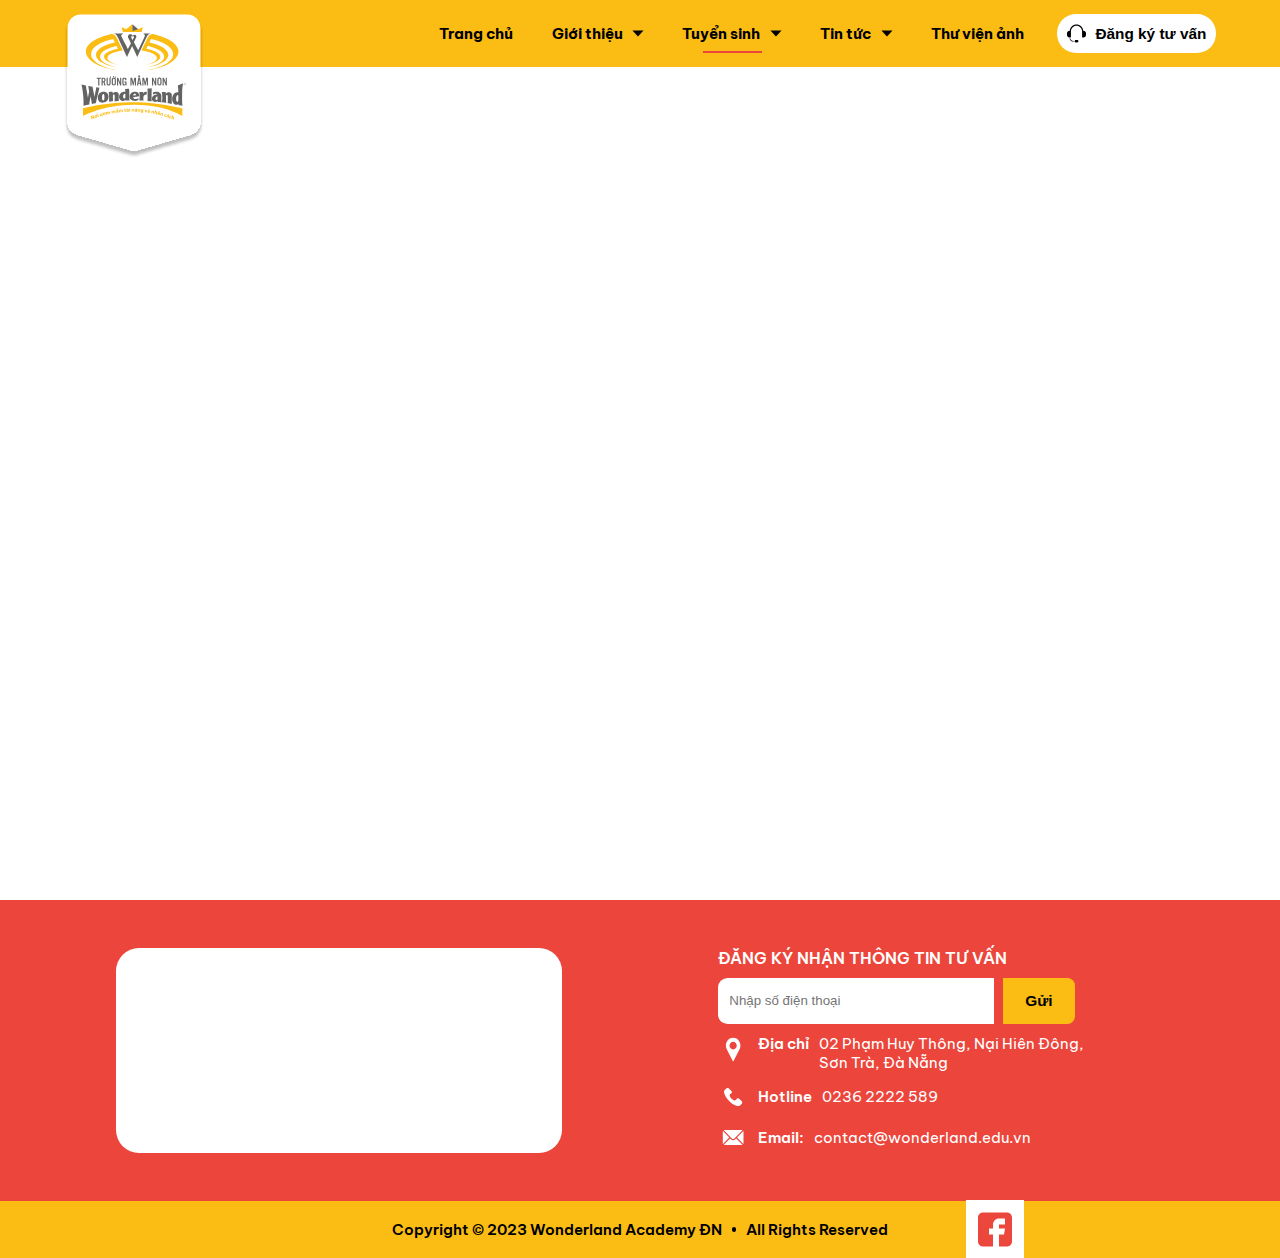
<file: admission.html>
<!DOCTYPE html>
<html lang="en">
<head>
    <meta charset="UTF-8">
    <meta name="viewport" content="width=device-width, initial-scale=1.0">
    <title>Document</title>
    <link rel="stylesheet" href="./scss/style.css">
    <link rel="stylesheet" href="./scss/admission.css">
    <link rel="stylesheet" href="https://cdn.jsdelivr.net/npm/swiper@10/swiper-bundle.min.css" />
</head>
<body>
    <header id="header" class="header">
        <div class="logo"><a href="index.html">
            <img src="./assets/Image/HomePage/logo-new.svg" alt=""></a>
        </div>
        <nav class="nav-pc">
            <div  class="btn-close">
                <button id="btnClose">
                    <svg xmlns="http://www.w3.org/2000/svg" height="1em" viewBox="0 0 384 512"><path d="M342.6 150.6c12.5-12.5 12.5-32.8 0-45.3s-32.8-12.5-45.3 0L192 210.7 86.6 105.4c-12.5-12.5-32.8-12.5-45.3 0s-12.5 32.8 0 45.3L146.7 256 41.4 361.4c-12.5 12.5-12.5 32.8 0 45.3s32.8 12.5 45.3 0L192 301.3 297.4 406.6c12.5 12.5 32.8 12.5 45.3 0s12.5-32.8 0-45.3L237.3 256 342.6 150.6z"/></svg>
                </button>
            </div>
            <ul class="menu">
                <li><a href="/index.html" class="hover-menu">Trang chủ</a></li>
                <li><a href="#" class="hover-menu">Giới thiệu <img src="./assets/Image/HomePage/Arrow-down.svg" alt=""></a>
                    <ul class="sub-menu">
                        <li ><a href="./gioithieu.html?tab=tab0">Tổng quan</a></li>
                        <li><a href="./gioithieu.html?tab=tab1">Phương pháp giáo dục STEAM</a></li>
                        <li><a href="./gioithieu.html?tab=tab2">Nhân sự</a></li>
                        <li><a href="./gioithieu.html?tab=tab3">Thực đơn</a></li>     
                    </ul>
                </li>
                <li><a href="#" class="hover-menu menuActive">Tuyển sinh <img src="./assets/Image/HomePage/Arrow-down.svg" alt=""></a>
                    <ul class="sub-menu admiss">
                        <li ><a href="./admission.html?tab=tab0">Các lớp học</a></li>
                        <li><a href="./admission.html?tab=tab1">Học phí</a></li>
                        <li><a href="./admission.html?tab=tab2">Tin tức tuyển sinh</a></li>  
                    </ul>
                </li>
                <li><a href="#" class="hover-menu">Tin tức <img src="./assets/Image/HomePage/Arrow-down.svg" alt=""></a>
                    <ul class="sub-menu news">
                        <li><a href="./newpage.html?tab=tab1">Chương trình - Sự kiện</a></li>
                        <li><a href="./newpage.html?tab=tab2">Hoạt động giáo dục</a></li>
                        <li><a href="./newpage.html?tab=tab3">Góc phụ huynh</a></li> 
                    </ul>
                </li>
                <li><a href="./gallery.html" class="hover-menu">Thư viện ảnh</a></li>

            </ul>
            <div class="support">
                <button class="support-btn" id="support-btn">
                    <img src="./assets/Image/support-1.svg" alt="">
                    Đăng ký tư vấn</button>
            </div>
        </nav>
        <button class="menu-btn" id="btnOpen" style="background-color: transparent; border: none;">
            <img src="./assets/Image/HomePage/btn__menu.svg" alt="">
        </button>
    </header>

    <div class="support-popup" id="support-popup">
        <div class="support-popup__wrapper">
            <div class="close-btn">
                <svg onclick="closePopup()" xmlns="http://www.w3.org/2000/svg" height="1em" viewBox="0 0 384 512"><path d="M342.6 150.6c12.5-12.5 12.5-32.8 0-45.3s-32.8-12.5-45.3 0L192 210.7 86.6 105.4c-12.5-12.5-32.8-12.5-45.3 0s-12.5 32.8 0 45.3L146.7 256 41.4 361.4c-12.5 12.5-12.5 32.8 0 45.3s32.8 12.5 45.3 0L192 301.3 297.4 406.6c12.5 12.5 32.8 12.5 45.3 0s12.5-32.8 0-45.3L237.3 256 342.6 150.6z"/></svg>
            </div>
            <div class="popup-img">
                <img src="./assets/Image/HomePage/registration.png" alt="">
            </div>
            <div class="popup-form">
                <h2>ĐĂNG KÝ NHẬN
                    <br>
                    TƯ VẤN TUYỂN SINH</h2>
                <form class="form" action="">
                    <div class="form-input">
                        <input type="text">
                        <span for="" class="placeholder">Họ và tên phụ huynh <span>*</span></span>
                    </div>
                    <div class="form-input " >
                        <input type="number">
                        <span for="" class="placeholder">Số điện thoại liên hệ <span>*</span></span>
                    </div>
                    <div class="form-input">
                        <input type="text">
                        <span for="" class="placeholder">Khối lớp muốn đăng ký</span>
                    </div>
                    <button class="form-btn" id="form-btn">Gửi</button>
                </form>
            </div>
        </div>
    </div>
    <main id="Admissions" class="Admissions">
        <div class="Admissions-class Admissions-box" data-tabs="tab0">
            <div class="Admissions-class-banner">
                <div class="banner-title">
                    <h2>THỐNG KÊ LỚP HỌC</h2>
                    <img src="./assets/Image/Admissions/Class/Banner.png" alt="">
                </div>
                <div class="banner-chart">
                    <img src="./assets/Image/Admissions/Class/chart.png" alt="">
                </div>
            </div>

            <div class="Admissions-class-content">
                <div class="content-box">
                    <h3>CÁC LỚP HỌC</h3>
                    <div class="box-item">
                        <div class="box-item__img">
                            <img src="./assets/Image/Admissions/Class/img1.jpg" alt="">
                        </div>
                        <div class="box-item__text">
                            <h4>Khối nhà trẻ</h4>
                            <ul>
                                <li>Sĩ số trung bình/lớp: 23-25 bé</li>
                                <li>Số lượng cô giáo/lớp: 3 cô giáo</li>
                                <li>Học phí: 3.500.000 đồng/tháng <span>(*)</span></li>
                            </ul>
                            <div class="box-item__support">
                                <button class="support-btn" id="support-btn1">
                                    <img src="./assets/Image/support-1.svg" alt="">
                                    Đăng ký tư vấn
                                </button>
                            </div>
                        </div>
                    </div>
                    <div class="box-item">
                        <div class="box-item__img">
                            <img src="./assets/Image/Admissions/Class/img2.jpg" alt="">
                        </div>
                        <div class="box-item__text">
                            <h4>Khối nhà trẻ</h4>
                            <ul>
                                <li>Sĩ số trung bình/lớp: 23-25 bé</li>
                                <li>Số lượng cô giáo/lớp: 3 cô giáo</li>
                                <li>Học phí: 3.500.000 đồng/tháng <span>(*)</span></li>
                            </ul>
                            <div class="box-item__support">
                                <button class="support-btn" id="support-btn2">
                                    <img src="./assets/Image/support-1.svg" alt="">
                                    Đăng ký tư vấn
                                </button>
                            </div>
                        </div>
                    </div>
                    <div class="box-item">
                        <div class="box-item__img">
                            <img src="./assets/Image/Admissions/Class/img3.jpg" alt="">
                        </div>
                        <div class="box-item__text">
                            <h4>Khối nhà trẻ</h4>
                            <ul>
                                <li>Sĩ số trung bình/lớp: 23-25 bé</li>
                                <li>Số lượng cô giáo/lớp: 3 cô giáo</li>
                                <li>Học phí: 3.500.000 đồng/tháng <span>(*)</span></li>
                            </ul>
                            <div class="box-item__support">
                                <button class="support-btn" id="support-btn3">
                                    <img src="./assets/Image/support-1.svg" alt="">
                                    Đăng ký tư vấn
                                </button>
                            </div>
                        </div>
                    </div>
                    <div class="box-item">
                        <div class="box-item__img">
                            <img src="./assets/Image/Admissions/Class/img4.jpg" alt="">
                        </div>
                        <div class="box-item__text">
                            <h4>Khối nhà trẻ</h4>
                            <ul>
                                <li>Sĩ số trung bình/lớp: 23-25 bé</li>
                                <li>Số lượng cô giáo/lớp: 3 cô giáo</li>
                                <li>Học phí: 3.500.000 đồng/tháng <span>(*)</span></li>
                            </ul>
                            <div class="box-item__support">
                                <button class="support-btn" id="support-btn4">
                                    <img src="./assets/Image/support-1.svg" alt="">
                                    Đăng ký tư vấn
                                </button>
                            </div>
                        </div>
                    </div>

                    <div class="text-other">
                        <p><span>(*)</span> Chưa bao gồm các khoản thu sau</p>
                        <p>
                            (1) Khoản thu chính:
                            <br>
                            - Đồng phục 500.000/trẻ (gồm 1 bộ mùa hè, 1 bộ mùa đông, 1 cặp, 1 mũ)
                            <br>
                            - Phụ phí đầu năm 1.200.000/năm (Chỉ tính bắt đầu từ tháng trẻ nhập học)
                        </p>
                        <p>
                            (2) Phụ phí không bắt buộc khác
                            <br>
                            - Học phí tiếng Anh nâng cao
                            <br>
                            - Học phí các môn năng khiếu như Aerobic, Đàn Organ, Karate-Do, Yoga…
                        </p>
                    </div>
                </div>
            </div>
        </div>

        <div class="Admissions-tuition Admissions-box" data-tabs="tab1">
            <div class="aside">
                <h2>HỌC PHÍ</h2>
            </div>
            <div class="banner-mobile">
                <img src="./assets/Image/Admissions/mobile.jpg" alt="">
            </div>
            <div class="content">
                <div class="content-title">
                    <h3>BIỂU PHÍ NĂM HỌC 2023 - 2024</h3>
                </div>
                <div class="content-img">
                    <div class="box-img">
                        <img src="./assets/Image/Admissions/admissions-img1.jpg" alt="">
                        <span>KHỐI NHÀ TRẺ</span>
                    </div>
                    <div class="box-img">
                        <img src="./assets/Image/Admissions/admissions-img2.jpg" alt="">
                        <span>KHỐI MẪU GIÁO</span>
                    </div>
                </div>
                <table class="flex-content">
                    <tbody>
                        <tr>
                            <th>Khối</th>
                            <th>Độ tuổi</th>
                            <th>Học phí/ tháng</th>
                        </tr>
                        <tr>
                            <td>Nhà trẻ</td>
                            <td>15 - 36 tháng</td>
                            <td>3.500.000 đồng</td>
                        </tr>
                        <tr>
                            <td>Mẫu giáo</td>
                            <td>3 tuổi - 6 tuổi</td>
                            <td>3.400.000 đồng</td>
                        </tr>
                        <tr>
                            <th colspan="3">Tiền ăn</th>
                        </tr>
                        <tr>
                            <td colspan="3">45.000 đồng/ ngày 
                                <br>
                                Gồm 5 bữa (3 bữa chính và 2 bữa phụ)</td>
                        </tr>
                        <tr>
                            <th colspan="3">Phí đồng phục</th>
                        </tr>
                        <tr>
                            <td colspan="3">500.000 đồng/ trẻ
                                <br>
                                Gồm: 1 cặp, 1 mũ, 1 bộ mùa hè, 1 bộ mùa đông</td>
                        </tr>
                        <tr>
                            <th colspan="3">Phí đầu năm</th>
                        </tr>
                        <tr>
                            <td colspan="3">1.200.000 đồng/ trẻ/ năm
                                <br>
                                Phí đầu năm chỉ tính bắt đầu từ tháng trẻ nhập học</td>
                        </tr>
                    </tbody>
                </table>
                <div class="more-content">
                    <div class="more-content__title">
                        <span>Học Phí Các Môn Năng Khiếu Theo Tháng</span>
                        <svg width="25" height="24" viewBox="0 0 25 24" fill="none" xmlns="http://www.w3.org/2000/svg">
                            <path d="M10.5 17L15.5 12L10.5 7V17Z" fill="#000"/>
                        </svg>
                    </div>
                    <div class="more-content__table">
                        <table>
                            <tr>
                                <th>Tên môn học</th>
                                <th>Thời lượng</th>
                                <th>Số lượng trẻ</th>
                                <th>Học phí/tháng</th>
                            </tr>
                            <tr>
                                <td>Tiếng anh nâng cao
                                    <br>
                                    (Học với giáo viên nước ngoài)</td>
                                    <td>4 tiết/tuần	</td>
                                    <td>15 - 18 trẻ/lớp</td>
                                    <td>700.000 đồng</td>
                            </tr>
                            <tr>
                                <td>Aerobic</td>
                                <td>2 tiết/tuần</td>
                                <td>15 - 20 trẻ/lớp</td>
                                <td>100.000 đồng</td>
                            </tr>
                            <tr>
                                <td>Đàn organ</td>
                                <td>2 tiết/tuần</td>
                                <td>5 -7 trẻ/lớp</td>
                                <td>350.000 đồng</td>
                            </tr>
                            <tr>
                                <td>Karate-do</td>
                                <td>2 tiết/tuần</td>
                                <td>10 - 15 trẻ/lớp</td>
                                <td>200.000 đồng</td>
                            </tr>
                            <tr>
                                <td>Yoga</td>
                                <td>2 tiết/tuần</td>
                                <td>15 - 20 trẻ/lớp</td>
                                <td>100.000 đồng</td>
                            </tr>
                            <tr>
                                <td colspan="4">Thời lượng 1 buổi học: 30 phút</td>
                            </tr>
                        </table>
                    </div>
                </div>
                <div class="more-content">
                    <div class="more-content__title">
                        <span>Học Phí Các Môn Năng Khiếu Học Theo Khoá</span>
                        <svg width="25" height="24" viewBox="0 0 25 24" fill="none" xmlns="http://www.w3.org/2000/svg">
                            <path d="M10.5 17L15.5 12L10.5 7V17Z" fill="#000"/>
                        </svg>
                    </div>
                    <div class="more-content__table">
                        <table>
                            <tr>
                                <th>Tên môn học</th>
                                <th>Thời lượng</th>
                                <th>Số lượng trẻ</th>
                                <th>Học phí/tháng</th>
                            </tr>
                            <tr>
                                <td>Piano</td>
                                <td>20 buổi</td>
                                <td>4 - 5 trẻ/lớp</td>
                                <td>2.000.000 đồng</td>
                            </tr>
                            <tr>
                                <td>Mỹ thuật</td>
                                <td>20 buổi</td>
                                <td>6 - 8 trẻ/lớp</td>
                                <td>1.800.000 đồng</td>
                            </tr>
                            <tr>
                                <td>Thanh nhạc</td>
                                <td>20 buổi</td>
                                <td>4 - 5 trẻ/lớp</td>
                                <td>1.600.000 đồng</td>
                            </tr>
                            <tr>
                                <td>Nghệ thuật MC</td>
                                <td>20 buổi</td>
                                <td>4 - 5 trẻ/lớp</td>
                                <td>1.600.000 đồng</td>
                            </tr>
                            <tr>
                                <td>Múa</td>
                                <td>20 buổi</td>
                                <td>6 - 8 trẻ/lớp</td>
                                <td>1.800.000 đồng</td>
                            </tr>
                            <tr>
                                <td colspan="4">Thời lượng 1 buổi học: 60 phút
                                    <br>
                                    Liên kết với trung tâm tài năng Pink Art</td>
                            </tr>
                        </table>
                    </div>
                </div>


                <div class="registration-form">
                    <h4>Đăng ký nhận tư vấn tuyển sinh</h4>
                    <form class="form" action="">
                        <div class="form-input">
                            <input type="text">
                            <span for="" class="placeholder">Họ và tên phụ huynh <span>*</span></span>
                        </div>
                        <div class="form-input " >
                            <input type="number">
                            <span for="" class="placeholder">Số điện thoại liên hệ <span>*</span></span>
                        </div>
                        <div class="form-input">
                            <input type="text">
                            <span for="" class="placeholder">Khối lớp muốn đăng ký</span>
                        </div>
                        <button class="form-btn" id="form-btn">Gửi</button>
                    </form>
                </div>
                <div class="admissions-faq">
                    <h4>Những vấn đề phụ huynh quan tâm:</h4>
                    <div class="admissions-faq__item">
                        <div class="faq-title">
                            <span>Độ tuổi tuyển sinh? Thời gian tuyển sinh của Nhà trường?</span>
                            <svg width="25" height="24" viewBox="0 0 25 24" fill="none" xmlns="http://www.w3.org/2000/svg">
                                <path d="M10.5 17L15.5 12L10.5 7V17Z" fill="#000"/>
                            </svg>
                        </div>
                        <div class="faq-content">
                            <span>Nhà trường hiện tuyển sinh các bé từ 15 tháng tuổi đến 6 tuổi ở tất cả các thời điểm trong năm.</span>
                        </div>
                    </div>
                    <div class="admissions-faq__item">
                        <div class="faq-title">
                            <span>Học phí của trường là bao nhiêu? Có cần đóng thêm khoản phí nào khác không?</span>
                            <svg width="25" height="24" viewBox="0 0 25 24" fill="none" xmlns="http://www.w3.org/2000/svg">
                                <path d="M10.5 17L15.5 12L10.5 7V17Z" fill="#000"/>
                            </svg>
                        </div>
                        <div class="faq-content">
                            <span>Hiện nay học phí của Nhà trường bao gồm:</span>
                            <ul>
                                <li>Học phí: 3.500.000VNĐ/ tháng .</li>
                                <li>Tiền ăn mỗi ngày 45.000VNĐ (tính riêng). Gồm 5 bữa ăn/ ngày: 3 bữa chính và 2 bữa phụ.</li>
                                <li>Phí đầu năm: 1.200.000VNĐ/năm. Ví dụ: Nếu bé nhập học từ tháng nào thì sẽ thu từ tháng đó tương đương mỗi tháng 100.000VNĐ.</li>
                                <li>Đối với các bé mới nhập học sẽ đóng thêm phí gồm: Phí đồng phục: 500.000 VNĐ, bao gồm: 1 bộ mùa hè, 1 bộ thu đông, 1 cặp xách và 1 mũ.</li>
                            </ul>
                        </div>
                    </div>
                    <div class="admissions-faq__item">
                        <div class="faq-title">
                            <span>Một lớp có bao nhiêu bé và bao nhiêu giáo viên?</span>
                            <svg width="25" height="24" viewBox="0 0 25 24" fill="none" xmlns="http://www.w3.org/2000/svg">
                                <path d="M10.5 17L15.5 12L10.5 7V17Z" fill="#000"/>
                            </svg>
                        </div>
                        <div class="faq-content">
                            <span>Để đảm bảo chất lượng chăm sóc, giáo dục tốt nhất cho các con, Nhà trường chỉ sắp xếp từ 20 đến 25 con/lớp và có ít nhất 3 cô giáo.</span>
                        </div>
                    </div>
                    <div class="admissions-faq__item">
                        <div class="faq-title">
                            <span>Bé học từ mấy giờ đến mấy giờ? Có học vào thứ ngày thứ bảy không?</span>
                            <svg width="25" height="24" viewBox="0 0 25 24" fill="none" xmlns="http://www.w3.org/2000/svg">
                                <path d="M10.5 17L15.5 12L10.5 7V17Z" fill="#000"/>
                            </svg>
                        </div>
                        <div class="faq-content">
                            <span>Nhà trường đón các bé từ thứ 2 đến thứ 7. Thời gian đón trẻ từ 6h30 -8h00 và mở cổng trả trẻ từ 16h30 - 17h45.</span>
                        </div>
                    </div>
                    <div class="admissions-faq__item">
                        <div class="faq-title">
                            <span>Trường mình có ứng dụng gì để cho phụ huynh tiện theo dõi bé không?</span>
                            <svg width="25" height="24" viewBox="0 0 25 24" fill="none" xmlns="http://www.w3.org/2000/svg">
                                <path d="M10.5 17L15.5 12L10.5 7V17Z" fill="#000"/>
                            </svg>
                        </div>
                        <div class="faq-content">
                            <span>Hiện tại các lớp học đang dùng ứng dụng ClassDojo để đánh giá và trao đổi thông tin về trẻ, cũng như chương trình học với phụ huynh. Ngoài ra, mỗi lớp sẽ có các group nhóm lớp để ba mẹ theo dõi các hình ảnh hoạt động, thông báo của GV, nhà trường về các sự kiện.</span>
                        </div>
                    </div>
                </div>
            </div>
        </div>
        <div class="Admissions-news Admissions-box" data-tabs="tab2">
            
        </div>
    </main>

    <div class="footer-mobile" id="footer-mobile">
        <a href="./index.html">
            <div class="active-link">
                <svg xmlns="http://www.w3.org/2000/svg" width="25" height="24" viewBox="0 0 25 24" fill="none">
                    <g clip-path="url(#clip0_1025_8144)">
                    <path d="M23.8529 10.4388C23.8524 10.4383 23.8518 10.4377 23.8513 10.4372L14.0612 0.647461C13.6439 0.22998 13.0891 0 12.4989 0C11.9088 0 11.354 0.229797 10.9365 0.647278L1.15151 10.4321C1.14822 10.4354 1.14492 10.4388 1.14163 10.4421C0.284693 11.304 0.286157 12.7024 1.14584 13.5621C1.5386 13.955 2.05734 14.1826 2.61196 14.2064C2.63449 14.2086 2.65719 14.2097 2.68008 14.2097H3.07028V21.4144C3.07028 22.84 4.23025 24 5.65627 24H9.48647C9.87466 24 10.1896 23.6852 10.1896 23.2969V17.6484C10.1896 16.9979 10.7188 16.4687 11.3693 16.4687H13.6285C14.2791 16.4687 14.8083 16.9979 14.8083 17.6484V23.2969C14.8083 23.6852 15.123 24 15.5114 24H19.3416C20.7676 24 21.9276 22.84 21.9276 21.4144V14.2097H22.2894C22.8794 14.2097 23.4342 13.9799 23.8518 13.5624C24.7124 12.7013 24.7128 11.3005 23.8529 10.4388Z" fill="black"></path>
                    </g>
                    <defs>
                    <clipPath id="clip0_1025_8144">
                    <rect width="24" height="24" fill="white" transform="translate(0.5)"></rect>
                    </clipPath>
                    </defs>
                </svg>
                <span>Trang chủ</span>
            </div>
        </a>
        <a href="./admission.html?tab=tab1">
            <div class="active-link active">
                <svg xmlns="http://www.w3.org/2000/svg" width="25" height="24" viewBox="0 0 25 24" fill="none">
                    <g clip-path="url(#clip0_1025_8148)">
                    <path d="M24.3816 8.31165C24.3153 8.28286 22.6992 7.58275 13.131 3.43639C12.9406 3.35389 12.725 3.35389 12.5347 3.43639L1.28408 8.31165C0.680397 8.57271 0.68621 9.42963 1.28408 9.68797C3.4697 10.6349 7.04275 12.1834 12.5347 14.5632C12.7239 14.6453 12.9395 14.6462 13.131 14.5632C13.6525 14.3372 20.7584 11.2579 21.0833 11.1173V19.1043C21.0833 19.5083 21.3939 19.8558 21.7974 19.8745C22.2281 19.8946 22.5833 19.5516 22.5833 19.1253V10.8452C22.5833 10.7274 22.496 10.6279 22.3791 10.6128C20.9714 10.4314 14.3321 9.57448 12.7367 9.36873C12.2753 9.31107 11.9877 8.8438 12.109 8.4279C12.2042 8.07665 12.5377 7.8529 12.8755 7.87615C12.9091 7.87812 23.5978 9.25745 23.5901 9.25646C23.7898 9.28215 23.954 9.41003 24.0328 9.58343C24.088 9.70466 24.2283 9.76021 24.3489 9.70367C24.5507 9.60907 24.7257 9.48457 24.8053 9.20279C24.9078 8.83766 24.7226 8.45912 24.3816 8.31165Z" fill="black"></path>
                    <path d="M11.938 15.9394L5.6601 13.219C5.50531 13.152 5.33252 13.2655 5.33252 13.4341V16.1251C5.33252 18.6485 8.62707 20.6253 12.8329 20.6253C17.0388 20.6253 20.3333 18.6485 20.3333 16.1251V13.4341C20.3333 13.2655 20.1605 13.152 20.0057 13.219L13.7273 15.9394C13.1573 16.1872 12.5086 16.187 11.938 15.9394Z" fill="black"></path>
                    </g>
                    <defs>
                    <clipPath id="clip0_1025_8148">
                    <rect width="24" height="24" fill="white" transform="translate(0.833496)"></rect>
                    </clipPath>
                    </defs>
                </svg>
                <span>Tuyển sinh</span>
            </div>
        </a>
        <a href="./newpage.html">
            <div class="active-link ">
                <svg xmlns="http://www.w3.org/2000/svg" width="25" height="24" viewBox="0 0 25 24" fill="none">
                    <path d="M11.4165 3.25V14.75H6.1665C4.90673 14.75 3.69854 14.2496 2.80775 13.3588C1.91695 12.468 1.4165 11.2598 1.4165 10V8C1.4165 6.74022 1.91695 5.53204 2.80775 4.64124C3.69854 3.75045 4.90673 3.25 6.1665 3.25H11.4165Z" fill="black"></path>
                    <path d="M22.1886 0.966946C21.9636 0.805094 21.7034 0.69902 21.4294 0.657467C21.1554 0.615913 20.8754 0.64007 20.6126 0.727946L12.4126 3.45895V14.5409L20.6126 17.2719C20.7908 17.3319 20.9776 17.3623 21.1656 17.3619C21.3954 17.3622 21.6231 17.3172 21.8355 17.2294C22.048 17.1416 22.241 17.0128 22.4036 16.8504C22.5662 16.6879 22.6953 16.4951 22.7833 16.2827C22.8713 16.0704 22.9166 15.8428 22.9166 15.6129V2.38695C22.9164 2.10951 22.8503 1.83608 22.7238 1.5892C22.5972 1.34231 22.4138 1.12904 22.1886 0.966946Z" fill="black"></path>
                    <path d="M12.5667 21.53C12.1996 21.9991 11.7081 22.3558 11.1483 22.5592C10.5884 22.7627 9.98265 22.8048 9.40002 22.6807C8.81739 22.5567 8.28131 22.2715 7.85286 21.8577C7.42441 21.4438 7.12081 20.918 6.97666 20.34L5.82666 15.73C5.93919 15.7466 6.05296 15.7533 6.16666 15.75H12.3767L13.1367 18.8C13.2554 19.2684 13.2658 19.7578 13.167 20.2308C13.0682 20.7039 12.8629 21.1482 12.5667 21.53Z" fill="black"></path>
                </svg>
                <span>Tin tức</span>
            </div>
        </a>
        <a href="./gallery.html">
            <div class="active-link ">
                <svg xmlns="http://www.w3.org/2000/svg" width="25" height="24" viewBox="0 0 25 24" fill="none">
                    <path d="M18.5 1.25H6.5C5.24055 1.25106 4.03298 1.75184 3.14241 2.64241C2.25184 3.53298 1.75106 4.74055 1.75 6V18C1.75106 19.2595 2.25184 20.467 3.14241 21.3576C4.03298 22.2482 5.24055 22.7489 6.5 22.75H18.5C19.7595 22.7489 20.967 22.2482 21.8576 21.3576C22.7482 20.467 23.2489 19.2595 23.25 18V6C23.2489 4.74055 22.7482 3.53298 21.8576 2.64241C20.967 1.75184 19.7595 1.25106 18.5 1.25ZM21.75 18C21.7484 18.8615 21.4055 19.6872 20.7963 20.2963C20.1872 20.9055 19.3615 21.2484 18.5 21.25H6.5C5.63853 21.2484 4.8128 20.9055 4.20365 20.2963C3.59451 19.6872 3.25159 18.8615 3.25 18V6C3.25159 5.13853 3.59451 4.3128 4.20365 3.70365C4.8128 3.09451 5.63853 2.75159 6.5 2.75H18.5C19.3615 2.75159 20.1872 3.09451 20.7963 3.70365C21.4055 4.3128 21.7484 5.13853 21.75 6V18Z" fill="black"></path>
                    <path d="M16.5 9.75C18.0188 9.75 19.25 8.51878 19.25 7C19.25 5.48122 18.0188 4.25 16.5 4.25C14.9812 4.25 13.75 5.48122 13.75 7C13.75 8.51878 14.9812 9.75 16.5 9.75Z" fill="black"></path>
                    <path d="M17.25 22.0001C17.2525 22.2536 17.2189 22.5061 17.15 22.7501H6.5C5.24055 22.749 4.03298 22.2483 3.14241 21.3577C2.25184 20.4671 1.75106 19.2596 1.75 18.0001V12.3601C2.23259 12.1191 2.7343 11.9184 3.25 11.7601C4.7998 11.2701 6.4405 11.1378 8.0488 11.373C9.65709 11.6083 11.1912 12.205 12.5357 13.1183C13.8802 14.0317 15.0002 15.2379 15.8116 16.6463C16.6229 18.0548 17.1044 19.6288 17.22 21.2501C17.24 21.5001 17.25 21.7501 17.25 22.0001Z" fill="black"></path>
                    <path d="M23.25 15.18V18C23.2489 19.2595 22.7482 20.467 21.8576 21.3576C20.967 22.2482 19.7595 22.749 18.5 22.75H18.17C18.2224 22.5034 18.2492 22.2521 18.25 22C18.25 21.72 18.24 21.45 18.22 21.18C18.0619 18.8462 17.2008 16.6149 15.75 14.78C16.7979 14.4302 17.8953 14.2512 19 14.25C19.9298 14.2486 20.8554 14.3765 21.75 14.63C22.2659 14.7668 22.768 14.9509 23.25 15.18Z" fill="black"></path>
                    </svg>
                <span>Thư viện ảnh</span>
            </div>
        </a>
    </div>
    <footer id="footer" class="footer">
        <div class="footer-box">
            <div class="footer-box__map">
                <iframe src="https://www.google.com/maps/embed?pb=!1m14!1m8!1m3!1d805.8944700876772!2d108.23025413429434!3d16.091324917482318!3m2!1i1024!2i768!4f13.1!3m3!1m2!1s0x314219fc071dfe27%3A0xf244316bccc5e92!2zVHLGsOG7nW5nIE3huqdtIG5vbiBXb25kZXJsYW5k!5e0!3m2!1svi!2sus!4v1693966862871!5m2!1svi!2sus" width="600" height="450" style="border:0;" allowfullscreen="" loading="lazy" referrerpolicy="no-referrer-when-downgrade"></iframe>
            </div>
        </div>
        <div class="footer-box">
            <h5>ĐĂNG KÝ NHẬN THÔNG TIN TƯ VẤN</h5>
            <form action="" class="footer-box__form">
                <input type="number" placeholder="Nhập số điện thoại">
                <button class="footer-form__btn">Gửi</button>
            </form>
            <div class="footer-box__infor pin">
                <img src="./assets/Image/HomePage/footer__pin.svg" alt="">
                <span>Địa chỉ</span>
                <p>02 Phạm Huy Thông, Nại Hiên Đông,
                    <br>
                     Sơn Trà, Đà Nẵng</p>
            </div>
            <div class="footer-box__infor">
                <img src="./assets/Image/HomePage/footer__phonecall.svg" alt="">
                <span>Hotline</span>
                <p>0236 2222 589</p>
            </div>
            <div class="footer-box__infor">
                <img src="./assets/Image/HomePage/footer__mail.svg" alt="">
                <span>Email:</span>
                <p>contact@wonderland.edu.vn</p>
            </div>
        </div>
    </footer>

    <div class="copyright">
        <p>Copyright © 2023 Wonderland Academy ĐN</p>
        <span></span>
        <p>All Rights Reserved</p>
        <button class="copyright-img" href="https://www.facebook.com/TruongMamNonWonderlandDaNang">
            <img src="./assets/Image/HomePage/copyright-fb.svg" alt="">
        </button>
    </div>
    <script src="https://cdn.jsdelivr.net/npm/swiper@10/swiper-bundle.min.js"></script>
    <script src="./js/swiper.js"></script>
    <script src="./js/main.js"></script>
    <script src="./js/admission.js"></script>
</body>
</html>
</file>
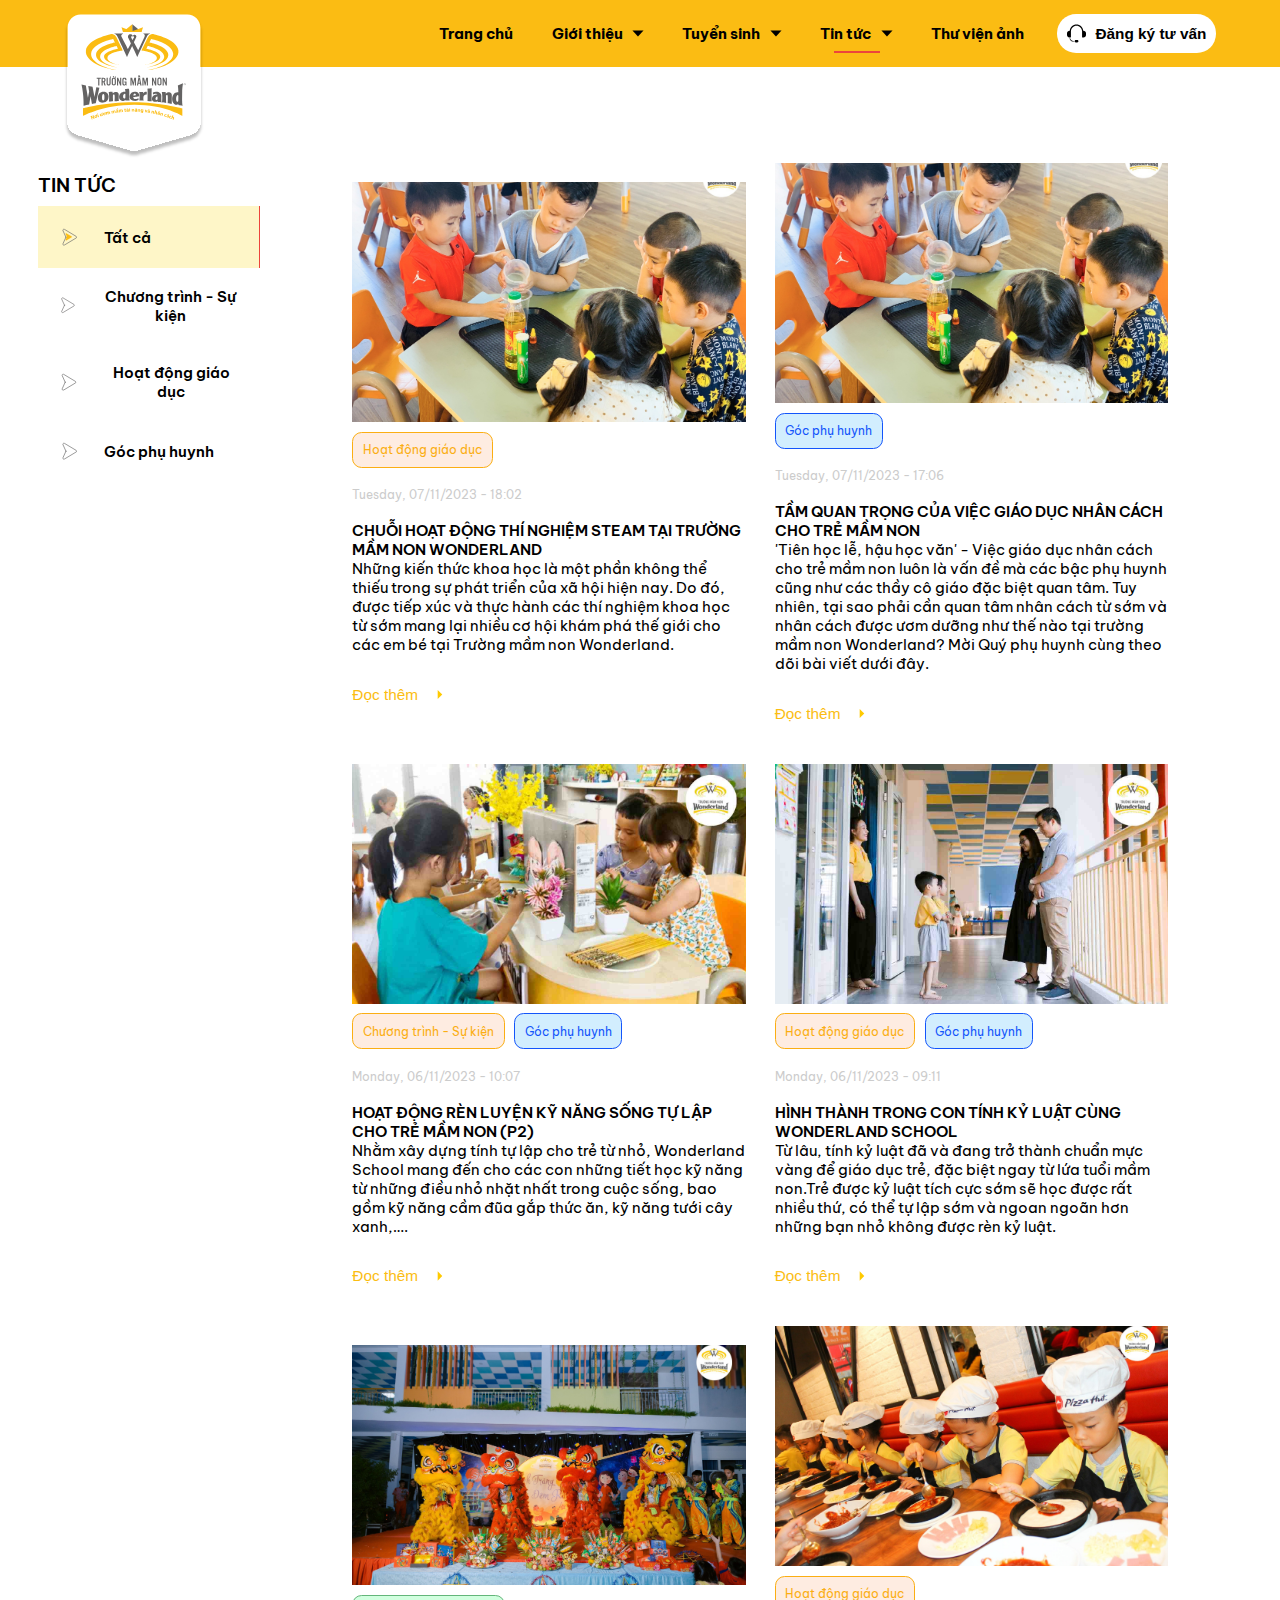
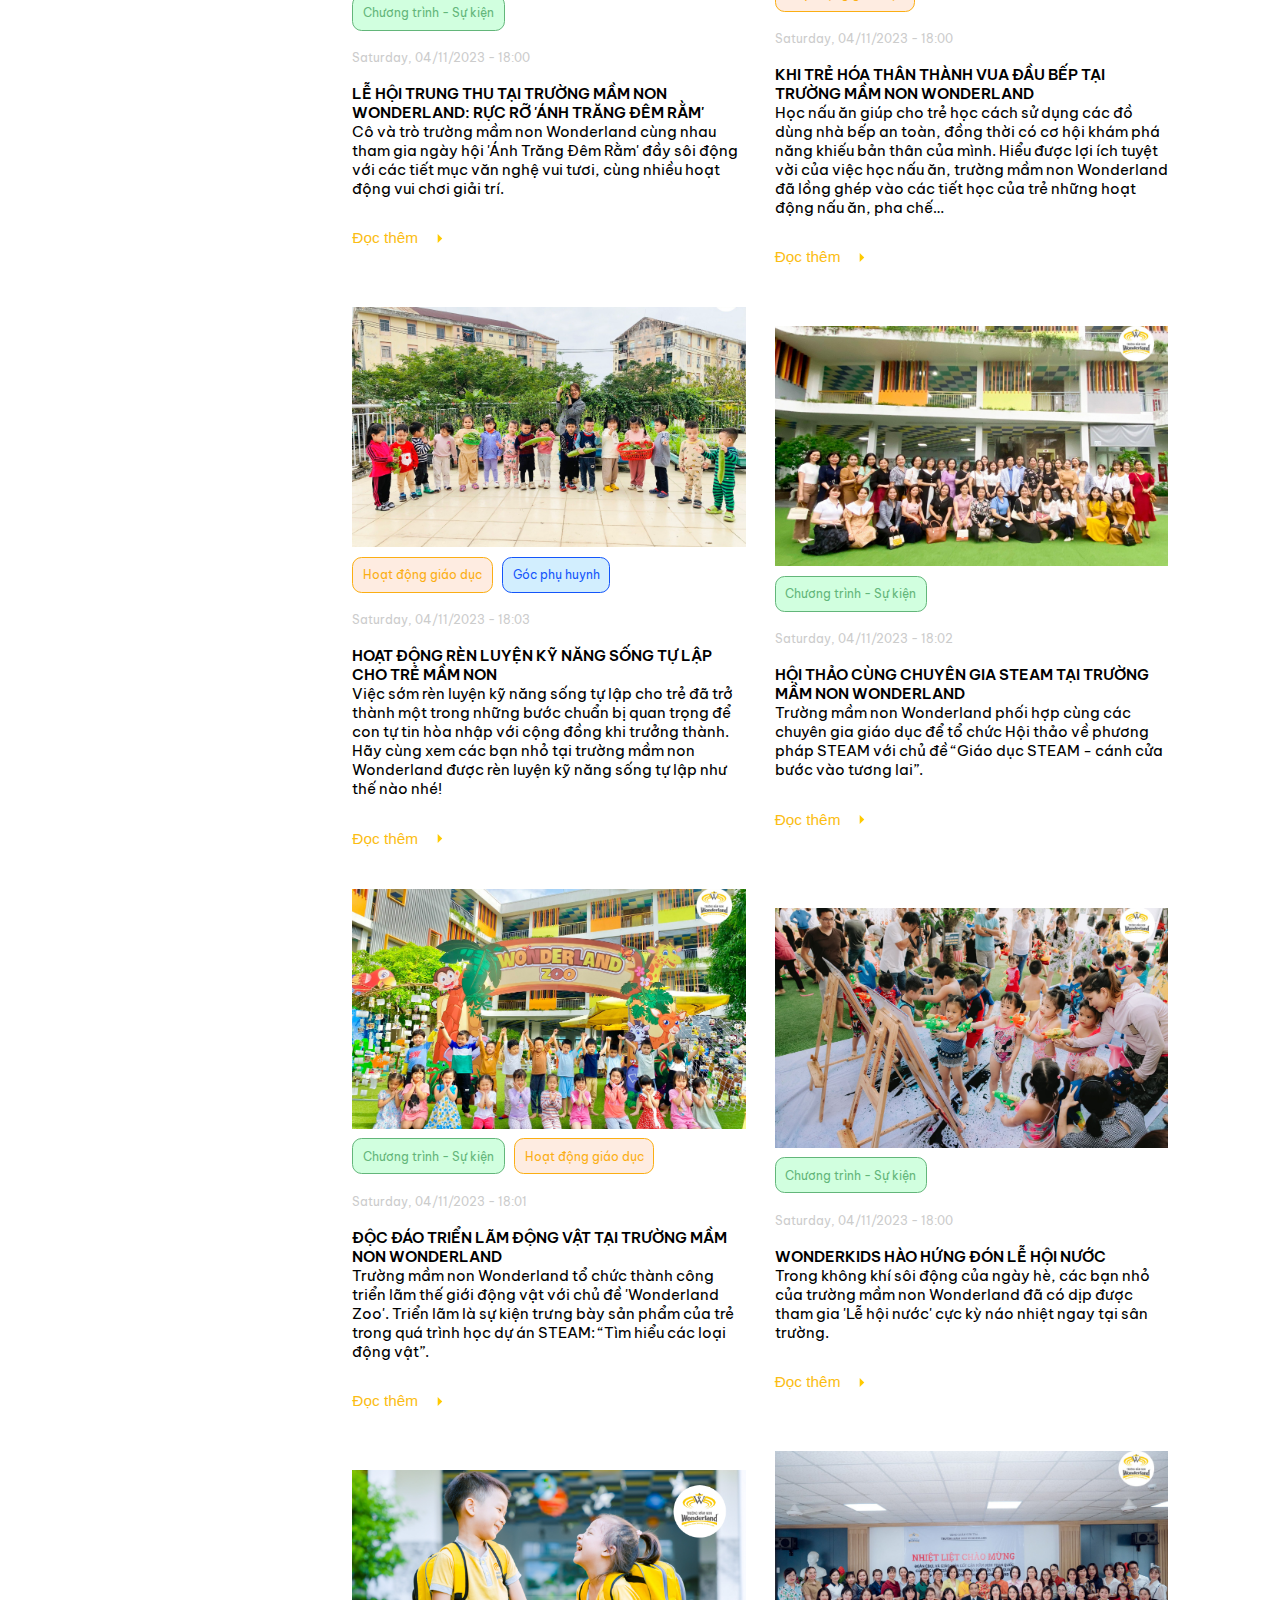
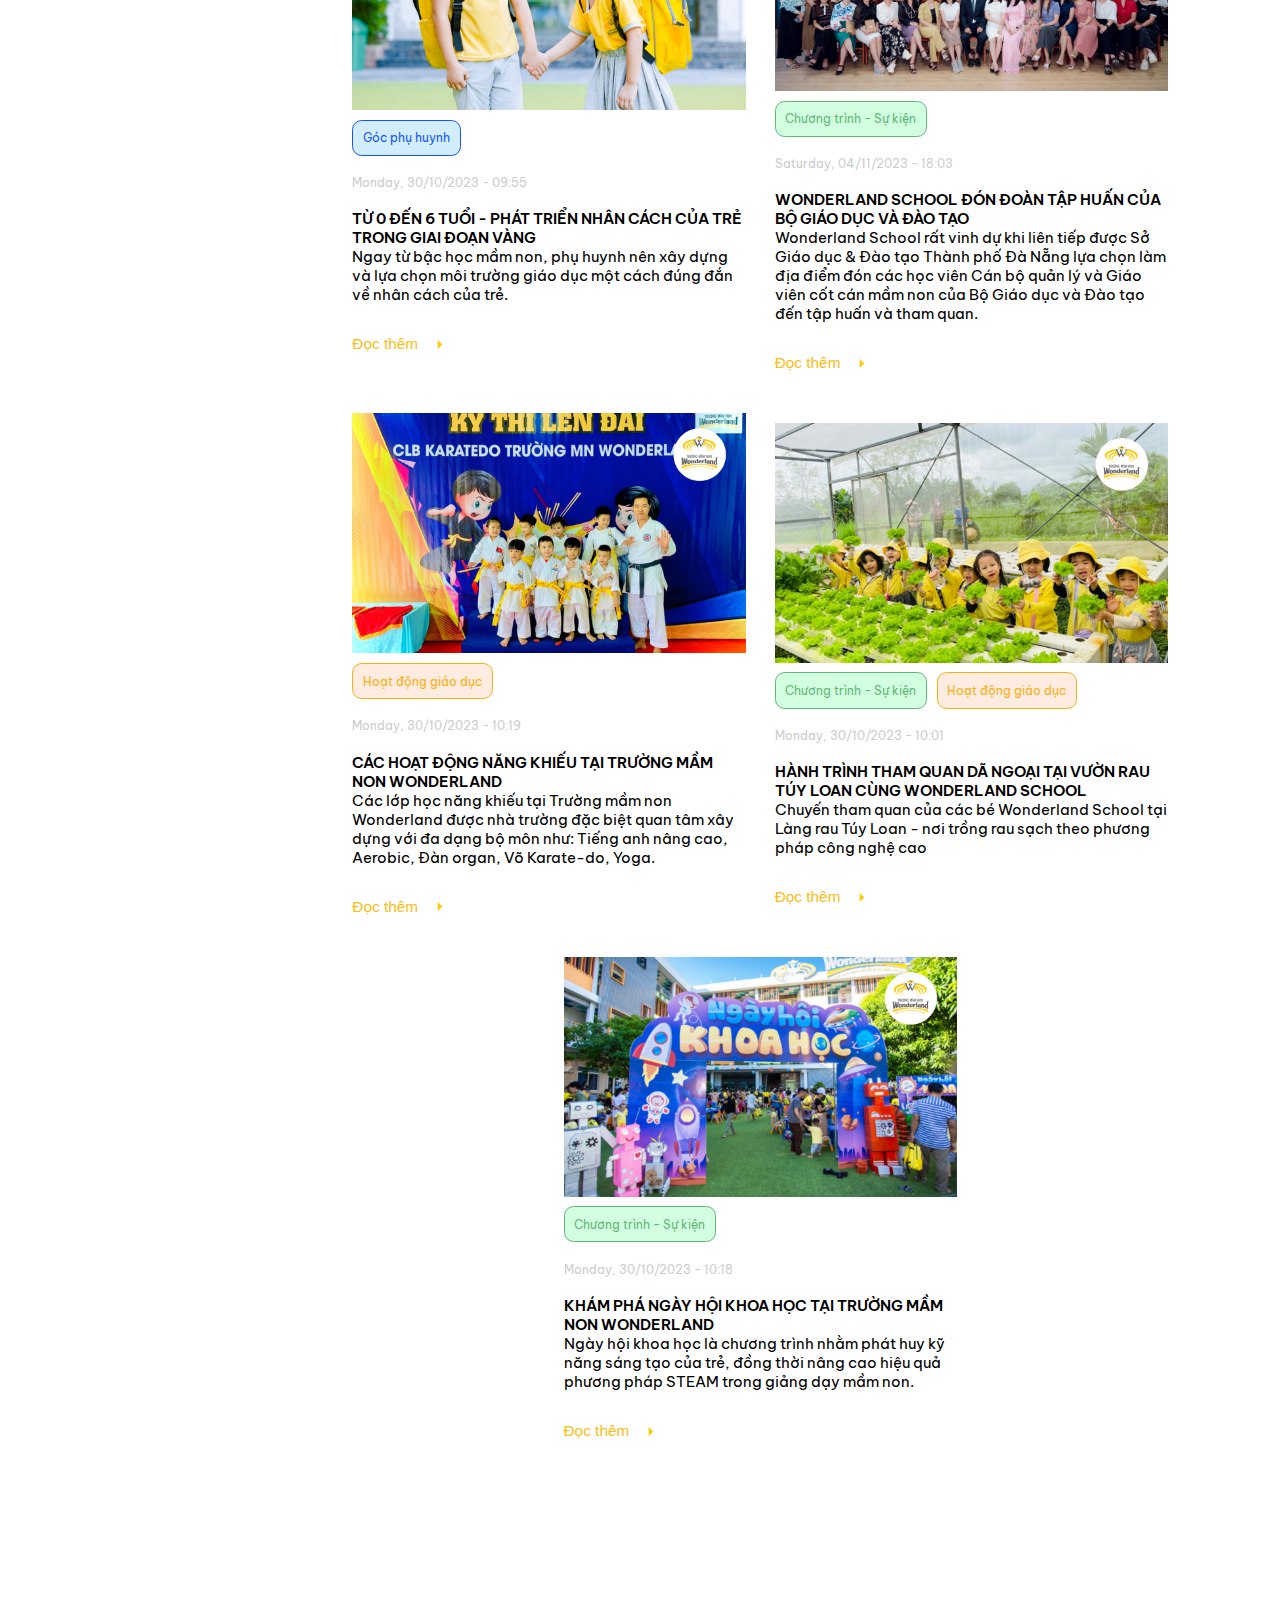
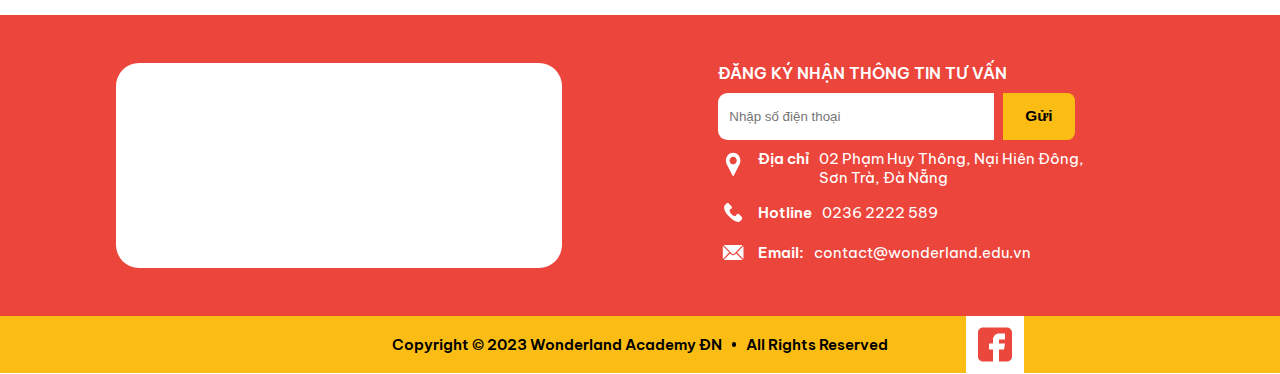
<file: newpage.html>
<!DOCTYPE html>
<html lang="en">
<head>
    <meta charset="UTF-8">
    <meta name="viewport" content="width=device-width, initial-scale=1.0">
    <title>Document</title>
    <link rel="stylesheet" href="./scss/style.css">
    <link rel="stylesheet" href="./scss/newpage.css">
    <link rel="stylesheet" href="https://cdn.jsdelivr.net/npm/swiper@10/swiper-bundle.min.css" />
</head>
<body>
    <header id="header" class="header">
        <div class="logo"><a href="index.html">
            <img src="./assets/Image/HomePage/logo-new.svg" alt=""></a>
        </div>
        <nav class="nav-pc">
            <div  class="btn-close">
                <button id="btnClose">
                    <svg xmlns="http://www.w3.org/2000/svg" height="1em" viewBox="0 0 384 512"><path d="M342.6 150.6c12.5-12.5 12.5-32.8 0-45.3s-32.8-12.5-45.3 0L192 210.7 86.6 105.4c-12.5-12.5-32.8-12.5-45.3 0s-12.5 32.8 0 45.3L146.7 256 41.4 361.4c-12.5 12.5-12.5 32.8 0 45.3s32.8 12.5 45.3 0L192 301.3 297.4 406.6c12.5 12.5 32.8 12.5 45.3 0s12.5-32.8 0-45.3L237.3 256 342.6 150.6z"/></svg>
                </button>
            </div>
            <ul class="menu">
                <li><a href="/index.html" class="hover-menu">Trang chủ</a></li>
                <li><a href="#" class="hover-menu">Giới thiệu <img src="./assets/Image/HomePage/Arrow-down.svg" alt=""></a>
                    <ul class="sub-menu">
                        <li ><a href="./gioithieu.html?tab=tab0">Tổng quan</a></li>
                        <li><a href="./gioithieu.html?tab=tab1">Phương pháp giáo dục STEAM</a></li>
                        <li><a href="./gioithieu.html?tab=tab2">Nhân sự</a></li>
                        <li><a href="./gioithieu.html?tab=tab3">Thực đơn</a></li>     
                    </ul>
                </li>
                <li><a href="#" class="hover-menu">Tuyển sinh <img src="./assets/Image/HomePage/Arrow-down.svg" alt=""></a>
                    <ul class="sub-menu admiss">
                        <li ><a href="./admission.html?tab=tab0">Các lớp học</a></li>
                        <li><a href="./admission.html?tab=tab1">Học phí</a></li>
                        <li><a href="./admission.html?tab=tab2">Tin tức tuyển sinh</a></li>  
                    </ul>
                </li>
                <li><a href="#" class="hover-menu menuActive">Tin tức <img src="./assets/Image/HomePage/Arrow-down.svg" alt=""></a>
                    <ul class="sub-menu news">
                        <li><a href="./newpage.html?tab=tab1">Chương trình - Sự kiện</a></li>
                        <li><a href="./newpage.html?tab=tab2">Hoạt động giáo dục</a></li>
                        <li><a href="./newpage.html?tab=tab3">Góc phụ huynh</a></li> 
                    </ul>
                </li>
                <li><a href="./gallery.html" class="hover-menu">Thư viện ảnh</a></li>

            </ul>
            <div class="support">
                <button class="support-btn" id="support-btn">
                    <img src="./assets/Image/support-1.svg" alt="">
                    Đăng ký tư vấn</button>
            </div>
        </nav>
        <button class="menu-btn" id="btnOpen" style="background-color: transparent; border: none;">
            <img src="./assets/Image/HomePage/btn__menu.svg" alt="">
        </button>
    </header>
    <div class="support-popup" id="support-popup">
        <div class="support-popup__wrapper">
            <div class="close-btn">
                <svg onclick="closePopup()" xmlns="http://www.w3.org/2000/svg" height="1em" viewBox="0 0 384 512"><path d="M342.6 150.6c12.5-12.5 12.5-32.8 0-45.3s-32.8-12.5-45.3 0L192 210.7 86.6 105.4c-12.5-12.5-32.8-12.5-45.3 0s-12.5 32.8 0 45.3L146.7 256 41.4 361.4c-12.5 12.5-12.5 32.8 0 45.3s32.8 12.5 45.3 0L192 301.3 297.4 406.6c12.5 12.5 32.8 12.5 45.3 0s12.5-32.8 0-45.3L237.3 256 342.6 150.6z"/></svg>
            </div>
            <div class="popup-img">
                <img src="./assets/Image/HomePage/registration.png" alt="">
            </div>
            <div class="popup-form">
                <h2>ĐĂNG KÝ NHẬN
                    <br>
                    TƯ VẤN TUYỂN SINH</h2>
                <form class="form" action="">
                    <div class="form-input">
                        <input type="text">
                        <span for="" class="placeholder">Họ và tên phụ huynh <span>*</span></span>
                    </div>
                    <div class="form-input " >
                        <input type="number">
                        <span for="" class="placeholder">Số điện thoại liên hệ <span>*</span></span>
                    </div>
                    <div class="form-input">
                        <input type="text">
                        <span for="" class="placeholder">Khối lớp muốn đăng ký</span>
                    </div>
                    <button class="form-btn" id="form-btn">Gửi</button>
                </form>
            </div>
        </div>
    </div>
    <section id="newpage" class="newpage">
        <aside class="aside">
            <h3>Tin tức</h3>
            <div class="aside-menu" data-tabs="tab0">
                <div class="arrow-right">
                    <svg xmlns="http://www.w3.org/2000/svg" width="22" height="24" viewBox="0 0 22 24" fill="none" class="img-default">
                        <path fill-rule="evenodd" clip-rule="evenodd" d="M7.25734 11.6627L4.13691 4.76268C3.90488 4.24702 4.18119 3.65966 4.75405 3.45081C5.11035 3.32092 5.49806 3.36717 5.79567 3.54536L17.9244 10.8236C18.4392 11.1326 18.5784 11.7587 18.2351 12.2222C18.1463 12.3421 18.0339 12.4392 17.9071 12.5122L5.79567 19.7801C5.28086 20.089 4.58521 19.9638 4.24196 19.5004C4.01707 19.1967 3.9993 18.8232 4.15862 18.5149L7.25734 11.6627Z" stroke="#646363" stroke-width="0.673708" stroke-miterlimit="22.9256" stroke-linecap="round" stroke-linejoin="round"/>
                    </svg>                        
                    <svg xmlns="http://www.w3.org/2000/svg" width="11" height="10" viewBox="0 0 11 10" fill="none" class="img-active active">
                        <path fill-rule="evenodd" clip-rule="evenodd" d="M3.25535 4.83747L1.75152 1.51214C1.6397 1.26363 1.77286 0.980567 2.04894 0.879918C2.22065 0.817318 2.4075 0.839609 2.55092 0.925485L8.3961 4.43307C8.64419 4.58198 8.71125 4.88374 8.54583 5.10707C8.50304 5.16486 8.44886 5.21168 8.38777 5.24686L2.55092 8.74947C2.30282 8.89834 1.96757 8.83798 1.80215 8.61465C1.69377 8.46832 1.68521 8.28832 1.76198 8.13971L3.25535 4.83747Z" fill="#FBBD13" stroke="#FBBD13" stroke-width="0.324679" stroke-miterlimit="22.9256" stroke-linecap="round" stroke-linejoin="round"/>
                    </svg>
                </div>
                <span>Tất cả</span>
            </div>
            <div class="aside-menu" data-tabs="tab1">
                <div class="arrow-right">
                    <svg xmlns="http://www.w3.org/2000/svg" width="22" height="24" viewBox="0 0 22 24" fill="none" class="img-default">
                        <path fill-rule="evenodd" clip-rule="evenodd" d="M7.25734 11.6627L4.13691 4.76268C3.90488 4.24702 4.18119 3.65966 4.75405 3.45081C5.11035 3.32092 5.49806 3.36717 5.79567 3.54536L17.9244 10.8236C18.4392 11.1326 18.5784 11.7587 18.2351 12.2222C18.1463 12.3421 18.0339 12.4392 17.9071 12.5122L5.79567 19.7801C5.28086 20.089 4.58521 19.9638 4.24196 19.5004C4.01707 19.1967 3.9993 18.8232 4.15862 18.5149L7.25734 11.6627Z" stroke="#646363" stroke-width="0.673708" stroke-miterlimit="22.9256" stroke-linecap="round" stroke-linejoin="round"/>
                    </svg>                        
                    <svg xmlns="http://www.w3.org/2000/svg" width="11" height="10" viewBox="0 0 11 10" fill="none" class="img-active">
                        <path fill-rule="evenodd" clip-rule="evenodd" d="M3.25535 4.83747L1.75152 1.51214C1.6397 1.26363 1.77286 0.980567 2.04894 0.879918C2.22065 0.817318 2.4075 0.839609 2.55092 0.925485L8.3961 4.43307C8.64419 4.58198 8.71125 4.88374 8.54583 5.10707C8.50304 5.16486 8.44886 5.21168 8.38777 5.24686L2.55092 8.74947C2.30282 8.89834 1.96757 8.83798 1.80215 8.61465C1.69377 8.46832 1.68521 8.28832 1.76198 8.13971L3.25535 4.83747Z" fill="#FBBD13" stroke="#FBBD13" stroke-width="0.324679" stroke-miterlimit="22.9256" stroke-linecap="round" stroke-linejoin="round"/>
                    </svg>
                </div>
                <span>Chương trình - Sự kiện</span>
            </div>
            <div class="aside-menu" data-tabs="tab2">
                <div class="arrow-right">
                    <svg xmlns="http://www.w3.org/2000/svg" width="22" height="24" viewBox="0 0 22 24" fill="none" class="img-default">
                        <path fill-rule="evenodd" clip-rule="evenodd" d="M7.25734 11.6627L4.13691 4.76268C3.90488 4.24702 4.18119 3.65966 4.75405 3.45081C5.11035 3.32092 5.49806 3.36717 5.79567 3.54536L17.9244 10.8236C18.4392 11.1326 18.5784 11.7587 18.2351 12.2222C18.1463 12.3421 18.0339 12.4392 17.9071 12.5122L5.79567 19.7801C5.28086 20.089 4.58521 19.9638 4.24196 19.5004C4.01707 19.1967 3.9993 18.8232 4.15862 18.5149L7.25734 11.6627Z" stroke="#646363" stroke-width="0.673708" stroke-miterlimit="22.9256" stroke-linecap="round" stroke-linejoin="round"/>
                    </svg>                        
                    <svg xmlns="http://www.w3.org/2000/svg" width="11" height="10" viewBox="0 0 11 10" fill="none" class="img-active">
                        <path fill-rule="evenodd" clip-rule="evenodd" d="M3.25535 4.83747L1.75152 1.51214C1.6397 1.26363 1.77286 0.980567 2.04894 0.879918C2.22065 0.817318 2.4075 0.839609 2.55092 0.925485L8.3961 4.43307C8.64419 4.58198 8.71125 4.88374 8.54583 5.10707C8.50304 5.16486 8.44886 5.21168 8.38777 5.24686L2.55092 8.74947C2.30282 8.89834 1.96757 8.83798 1.80215 8.61465C1.69377 8.46832 1.68521 8.28832 1.76198 8.13971L3.25535 4.83747Z" fill="#FBBD13" stroke="#FBBD13" stroke-width="0.324679" stroke-miterlimit="22.9256" stroke-linecap="round" stroke-linejoin="round"/>
                    </svg>
                </div>
                <span>Hoạt động giáo dục</span>
            </div>
            <div class="aside-menu" data-tabs="tab3">
                <div class="arrow-right">
                    <svg xmlns="http://www.w3.org/2000/svg" width="22" height="24" viewBox="0 0 22 24" fill="none" class="img-default">
                        <path fill-rule="evenodd" clip-rule="evenodd" d="M7.25734 11.6627L4.13691 4.76268C3.90488 4.24702 4.18119 3.65966 4.75405 3.45081C5.11035 3.32092 5.49806 3.36717 5.79567 3.54536L17.9244 10.8236C18.4392 11.1326 18.5784 11.7587 18.2351 12.2222C18.1463 12.3421 18.0339 12.4392 17.9071 12.5122L5.79567 19.7801C5.28086 20.089 4.58521 19.9638 4.24196 19.5004C4.01707 19.1967 3.9993 18.8232 4.15862 18.5149L7.25734 11.6627Z" stroke="#646363" stroke-width="0.673708" stroke-miterlimit="22.9256" stroke-linecap="round" stroke-linejoin="round"/>
                    </svg>                        
                    <svg xmlns="http://www.w3.org/2000/svg" width="11" height="10" viewBox="0 0 11 10" fill="none" class="img-active">
                        <path fill-rule="evenodd" clip-rule="evenodd" d="M3.25535 4.83747L1.75152 1.51214C1.6397 1.26363 1.77286 0.980567 2.04894 0.879918C2.22065 0.817318 2.4075 0.839609 2.55092 0.925485L8.3961 4.43307C8.64419 4.58198 8.71125 4.88374 8.54583 5.10707C8.50304 5.16486 8.44886 5.21168 8.38777 5.24686L2.55092 8.74947C2.30282 8.89834 1.96757 8.83798 1.80215 8.61465C1.69377 8.46832 1.68521 8.28832 1.76198 8.13971L3.25535 4.83747Z" fill="#FBBD13" stroke="#FBBD13" stroke-width="0.324679" stroke-miterlimit="22.9256" stroke-linecap="round" stroke-linejoin="round"/>
                    </svg>
                </div>
                <span>Góc phụ huynh</span>
            </div>
        </aside>
        <div class="content-mb">
            <div class="content-img">
                <img src="./assets/Image/NewsPage/img1.jpg" alt="">
            </div>
            <div class="tab">
                <span data-tabs="tab2">Hoạt động giáo dục</span>
            </div>
            <span class="content-date">Tuesday, 07/11/2023 - 18:02</span>
            <div class="content-infor">

                <h4>Chuỗi Hoạt Động Thí Nghiệm STEAM Tại Trường Mầm Non Wonderland</h4>
                <p>Những kiến thức khoa học là một phần không thể thiếu trong sự phát triển của xã hội hiện nay. Do đó, được tiếp xúc và thực hành các thí nghiệm khoa học từ sớm mang lại nhiều cơ hội khám phá thế giới cho các em bé tại Trường mầm non Wonderland.</p>
            </div>
            <button id="readmore">
                Đọc thêm
                <div class="readmore-img">
                    <img src="./assets/Image/NewsPage/icon-right-arrow.svg" alt="">
                </div>
            </button>
        </div>
        <div class="new-card">
            <div class="new-card__box">
                <div class="box-img">
                    <img src="./assets/Image/NewsPage/img1.jpg" alt="">
                </div>
                <div class="box-content">
                    <div class="tab">
                        <span data-tabs="tab2">Hoạt động giáo dục</span>
                    </div>
                    <span class="box-date">Tuesday, 07/11/2023 - 18:02</span>
                    <div class="box-infor">
                        <h4>Chuỗi Hoạt Động Thí Nghiệm STEAM Tại Trường Mầm Non Wonderland</h4>
                        <p>Những kiến thức khoa học là một phần không thể thiếu trong sự phát triển của xã hội hiện nay. Do đó, được tiếp xúc và thực hành các thí nghiệm khoa học từ sớm mang lại nhiều cơ hội khám phá thế giới cho các em bé tại Trường mầm non Wonderland.</p>
                    </div>
                    <button id="readmore">
                        Đọc thêm
                        <div class="readmore-img">
                            <img src="./assets/Image/NewsPage/icon-right-arrow.svg" alt="">
                        </div>
                    </button>
                </div>
            </div>
            <div class="new-card__box">
                <div class="box-img">
                    <img src="./assets/Image/NewsPage/img1.jpg" alt="">
                </div>
                <div class="box-content">
                    <div class="tab">
                        <span data-tabs="tab3">Góc phụ huynh</span>
                    </div>
                    <span class="box-date">Tuesday, 07/11/2023 - 17:06</span>
                    <div class="box-infor">
                        <h4>Tầm Quan Trọng Của Việc Giáo Dục Nhân Cách Cho Trẻ Mầm Non</h4>
                        <p>'Tiên học lễ, hậu học văn' - Việc giáo dục nhân cách cho trẻ mầm non luôn là vấn đề mà các bậc phụ huynh cũng như các thầy cô giáo đặc biệt quan tâm. Tuy nhiên, tại sao phải cần quan tâm nhân cách từ sớm và nhân cách được ươm dưỡng như thế nào tại trường mầm non Wonderland? Mời Quý phụ huynh cùng theo dõi bài viết dưới đây.</p>
                    </div>
                    <button id="readmore">
                        Đọc thêm
                        <div class="readmore-img">
                            <img src="./assets/Image/NewsPage/icon-right-arrow.svg" alt="">
                        </div>
                    </button>
                </div>
            </div>
            <div class="new-card__box">
                <div class="box-img">
                    <img src="./assets/Image/NewsPage/img3.jpg" alt="">
                </div>
                <div class="box-content">
                    <div class="tab">
                        <span data-tabs="tab2">Chương trình - Sự kiện</span>
                        <span data-tabs="tab3">Góc phụ huynh</span>
                    </div>
                    <span class="box-date">Monday, 06/11/2023 - 10:07</span>
                    <div class="box-infor">
                        <h4>Hoạt Động Rèn Luyện Kỹ Năng Sống Tự Lập Cho Trẻ Mầm Non (P2)</h4>
                        <p>Nhằm xây dựng tính tự lập cho trẻ từ nhỏ, Wonderland School mang đến cho các con những tiết học kỹ năng từ những điều nhỏ nhặt nhất trong cuộc sống, bao gồm kỹ năng cầm đũa gắp thức ăn, kỹ năng tưới cây xanh,….</p>
                    </div>
                    <button id="readmore">
                        Đọc thêm
                        <div class="readmore-img">
                            <img src="./assets/Image/NewsPage/icon-right-arrow.svg" alt="">
                        </div>
                    </button>
                </div>
            </div>
            <div class="new-card__box">
                <div class="box-img">
                    <img src="./assets/Image/NewsPage/img4.jpg" alt="">
                </div>
                <div class="box-content">
                    <div class="tab">
                        <span data-tabs="tab2">Hoạt động giáo dục</span>
                        <span data-tabs="tab3">Góc phụ huynh</span>
                    </div>
                    <span class="box-date">Monday, 06/11/2023 - 09:11</span>
                    <div class="box-infor">
                        <h4>Hình Thành Trong Con Tính Kỷ Luật Cùng Wonderland School</h4>
                        <p>Từ lâu, tính kỷ luật đã và đang trở thành chuẩn mực vàng để giáo dục trẻ, đặc biệt ngay từ lứa tuổi mầm non.Trẻ được kỷ luật tích cực sớm sẽ học được rất nhiều thứ, có thể tự lập sớm và ngoan ngoãn hơn những bạn nhỏ không được rèn kỷ luật.</p>
                    </div>
                    <button id="readmore">
                        Đọc thêm
                        <div class="readmore-img">
                            <img src="./assets/Image/NewsPage/icon-right-arrow.svg" alt="">
                        </div>
                    </button>
                </div>
            </div>
            <div class="new-card__box">
                <div class="box-img">
                    <img src="./assets/Image/NewsPage/img5.jpg" alt="">
                </div>
                <div class="box-content">
                    <div class="tab">
                        <span data-tabs="tab1">Chương trình - Sự kiện</span>
                    </div>
                    <span class="box-date">Saturday, 04/11/2023 - 18:00</span>
                    <div class="box-infor">
                        <h4>Lễ Hội Trung Thu tại Trường mầm non Wonderland: Rực Rỡ 'Ánh Trăng Đêm Rằm'</h4>
                        <p>Cô và trò trường mầm non Wonderland cùng nhau tham gia ngày hội 'Ánh Trăng Đêm Rằm' đầy sôi động với các tiết mục văn nghệ vui tươi, cùng nhiều hoạt động vui chơi giải trí.</p>
                    </div>
                    <button id="readmore">
                        Đọc thêm
                        <div class="readmore-img">
                            <img src="./assets/Image/NewsPage/icon-right-arrow.svg" alt="">
                        </div>
                    </button>
                </div>
            </div>
            <div class="new-card__box">
                <div class="box-img">
                    <img src="./assets/Image/NewsPage/img6.jpg" alt="">
                </div>
                <div class="box-content">
                    <div class="tab">
                        <span data-tabs="tab2">Hoạt động giáo dục</span>
                    </div>
                    <span class="box-date">Saturday, 04/11/2023 - 18:00</span>
                    <div class="box-infor">
                        <h4>Khi Trẻ Hóa Thân Thành Vua Đầu Bếp Tại Trường Mầm Non Wonderland</h4>
                        <p>Học nấu ăn giúp cho trẻ học cách sử dụng các đồ dùng nhà bếp an toàn, đồng thời có cơ hội khám phá năng khiếu bản thân của mình. Hiểu được lợi ích tuyệt vời của việc học nấu ăn, trường mầm non Wonderland đã lồng ghép vào các tiết học của trẻ những hoạt động nấu ăn, pha chế…</p>
                    </div>
                    <button id="readmore">
                        Đọc thêm
                        <div class="readmore-img">
                            <img src="./assets/Image/NewsPage/icon-right-arrow.svg" alt="">
                        </div>
                    </button>
                </div>
            </div>
            <div class="new-card__box">
                <div class="box-img">
                    <img src="./assets/Image/NewsPage/img7.jpg" alt="">
                </div>
                <div class="box-content">
                    <div class="tab">
                        <span data-tabs="tab2">Hoạt động giáo dục</span>
                        <span data-tabs="tab3">Góc phụ huynh</span>
                    </div>
                    <span class="box-date">Saturday, 04/11/2023 - 18:03</span>
                    <div class="box-infor">
                        <h4>Hoạt Động Rèn Luyện Kỹ Năng Sống Tự Lập Cho Trẻ Mầm Non</h4>
                        <p>Việc sớm rèn luyện kỹ năng sống tự lập cho trẻ đã trở thành một trong những bước chuẩn bị quan trọng để con tự tin hòa nhập với cộng đồng khi trưởng thành. Hãy cùng xem các bạn nhỏ tại trường mầm non Wonderland được rèn luyện kỹ năng sống tự lập như thế nào nhé!</p>
                    </div>
                    <button id="readmore">
                        Đọc thêm
                        <div class="readmore-img">
                            <img src="./assets/Image/NewsPage/icon-right-arrow.svg" alt="">
                        </div>
                    </button>
                </div>
            </div>
            <div class="new-card__box">
                <div class="box-img">
                    <img src="./assets/Image/NewsPage/img8.jpg" alt="">
                </div>
                <div class="box-content">
                    <div class="tab">
                        <span data-tabs="tab1">Chương trình - Sự kiện</span>
                    </div>
                    <span class="box-date">Saturday, 04/11/2023 - 18:02</span>
                    <div class="box-infor">
                        <h4>Hội thảo Cùng Chuyên Gia STEAM Tại Trường Mầm Non Wonderland</h4>
                        <p>Trường mầm non Wonderland phối hợp cùng các chuyên gia giáo dục để tổ chức Hội thảo về phương pháp STEAM với chủ đề “Giáo dục STEAM - cánh cửa bước vào tương lai”.</p>
                    </div>
                    <button id="readmore">
                        Đọc thêm
                        <div class="readmore-img">
                            <img src="./assets/Image/NewsPage/icon-right-arrow.svg" alt="">
                        </div>
                    </button>
                </div>
            </div>
            <div class="new-card__box">
                <div class="box-img">
                    <img src="./assets/Image/NewsPage/img9.jpg" alt="">
                </div>
                <div class="box-content">
                    <div class="tab">
                        <span data-tabs="tab1">Chương trình - Sự kiện</span>
                        <span data-tabs="tab2">Hoạt động giáo dục</span>
                    </div>
                    <span class="box-date">Saturday, 04/11/2023 - 18:01</span>
                    <div class="box-infor">
                        <h4>Độc Đáo Triển Lãm Động Vật Tại Trường Mầm Non Wonderland</h4>
                        <p>Trường mầm non Wonderland tổ chức thành công triển lãm thế giới động vật với chủ đề 'Wonderland Zoo'. Triển lãm là sự kiện trưng bày sản phẩm của trẻ trong quá trình học dự án STEAM: “Tìm hiểu các loại động vật”.</p>
                    </div>
                    <button id="readmore">
                        Đọc thêm
                        <div class="readmore-img">
                            <img src="./assets/Image/NewsPage/icon-right-arrow.svg" alt="">
                        </div>
                    </button>
                </div>
            </div>
            <div class="new-card__box">
                <div class="box-img">
                    <img src="./assets/Image/NewsPage/img10.jpg" alt="">
                </div>
                <div class="box-content">
                    <div class="tab">
                        <span data-tabs="tab1">Chương trình - Sự kiện</span>
                    </div>
                    <span class="box-date">Saturday, 04/11/2023 - 18:00</span>
                    <div class="box-infor">
                        <h4>WonderKids Hào Hứng Đón Lễ Hội Nước</h4>
                        <p>Trong không khí sôi động của ngày hè, các bạn nhỏ của trường mầm non Wonderland đã có dịp được tham gia 'Lễ hội nước' cực kỳ náo nhiệt ngay tại sân trường.</p>
                    </div>
                    <button id="readmore">
                        Đọc thêm
                        <div class="readmore-img">
                            <img src="./assets/Image/NewsPage/icon-right-arrow.svg" alt="">
                        </div>
                    </button>
                </div>
            </div>
            <div class="new-card__box">
                <div class="box-img">
                    <img src="./assets/Image/NewsPage/img11.jpg" alt="">
                </div>
                <div class="box-content">
                    <div class="tab">
                        <span data-tabs="tab3">Góc phụ huynh</span>
                    </div>
                    <span class="box-date">Monday, 30/10/2023 - 09:55</span>
                    <div class="box-infor">
                        <h4>Từ 0 Đến 6 Tuổi - Phát Triển Nhân Cách Của Trẻ Trong Giai Đoạn Vàng</h4>
                        <p>Ngay từ bậc học mầm non, phụ huynh nên xây dựng và lựa chọn môi trường giáo dục một cách đúng đắn về nhân cách của trẻ.</p>
                    </div>
                    <button id="readmore">
                        Đọc thêm
                        <div class="readmore-img">
                            <img src="./assets/Image/NewsPage/icon-right-arrow.svg" alt="">
                        </div>
                    </button>
                </div>
            </div>
            <div class="new-card__box">
                <div class="box-img">
                    <img src="./assets/Image/NewsPage/img12.jpg" alt="">
                </div>
                <div class="box-content">
                    <div class="tab">
                        <span data-tabs="tab1">Chương trình - Sự kiện</span>
                    </div>
                    <span class="box-date">Saturday, 04/11/2023 - 18:03</span>
                    <div class="box-infor">
                        <h4>Wonderland School Đón Đoàn Tập Huấn Của Bộ Giáo Dục Và Đào Tạo</h4>
                        <p>Wonderland School rất vinh dự khi liên tiếp được Sở Giáo dục & Đào tạo Thành phố Đà Nẵng lựa chọn làm địa điểm đón các học viên Cán bộ quản lý và Giáo viên cốt cán mầm non của Bộ Giáo dục và Đào tạo đến tập huấn và tham quan.</p>
                    </div>
                    <button id="readmore">
                        Đọc thêm
                        <div class="readmore-img">
                            <img src="./assets/Image/NewsPage/icon-right-arrow.svg" alt="">
                        </div>
                    </button>
                </div>
            </div>
            <div class="new-card__box">
                <div class="box-img">
                    <img src="./assets/Image/NewsPage/img13.jpg" alt="">
                </div>
                <div class="box-content">
                    <div class="tab">
                        <span data-tabs="tab2">Hoạt động giáo dục</span>
                    </div>
                    <span class="box-date">Monday, 30/10/2023 - 10:19</span>
                    <div class="box-infor">
                        <h4>Các Hoạt Động Năng Khiếu Tại Trường Mầm non Wonderland</h4>
                        <p>Các lớp học năng khiếu tại Trường mầm non Wonderland được nhà trường đặc biệt quan tâm xây dựng với đa dạng bộ môn như: Tiếng anh nâng cao, Aerobic, Đàn organ, Võ Karate-do, Yoga.</p>
                    </div>
                    <button id="readmore">
                        Đọc thêm
                        <div class="readmore-img">
                            <img src="./assets/Image/NewsPage/icon-right-arrow.svg" alt="">
                        </div>
                    </button>
                </div>
            </div>
            <div class="new-card__box">
                <div class="box-img">
                    <img src="./assets/Image/NewsPage/img14.jpg" alt="">
                </div>
                <div class="box-content">
                    <div class="tab">
                        <span data-tabs="tab1">Chương trình - Sự kiện</span>
                        <span data-tabs="tab2">Hoạt động giáo dục</span>
                    </div>
                    <span class="box-date">Monday, 30/10/2023 - 10:01</span>
                    <div class="box-infor">
                        <h4>Hành Trình Tham Quan Dã Ngoại Tại Vườn Rau Túy Loan Cùng Wonderland School</h4>
                        <p>Chuyến tham quan của các bé Wonderland School tại Làng rau Túy Loan - nơi trồng rau sạch theo phương pháp công nghệ cao</p>
                    </div>
                    <button id="readmore">
                        Đọc thêm
                        <div class="readmore-img">
                            <img src="./assets/Image/NewsPage/icon-right-arrow.svg" alt="">
                        </div>
                    </button>
                </div>
            </div>
            <div class="new-card__box">
                <div class="box-img">
                    <img src="./assets/Image/NewsPage/img15.jpg" alt="">
                </div>
                <div class="box-content">
                    <div class="tab">
                        <span data-tabs="tab1">Chương trình - Sự kiện</span>
                    </div>
                    <span class="box-date">Monday, 30/10/2023 - 10:18</span>
                    <div class="box-infor">
                        <h4>Khám Phá Ngày Hội Khoa Học Tại Trường Mầm Non Wonderland</h4>
                        <p>Ngày hội khoa học là chương trình nhằm phát huy kỹ năng sáng tạo của trẻ, đồng thời nâng cao hiệu quả phương pháp STEAM trong giảng dạy mầm non.</p>
                    </div>
                    <button id="readmore">
                        Đọc thêm
                        <div class="readmore-img">
                            <img src="./assets/Image/NewsPage/icon-right-arrow.svg" alt="">
                        </div>
                    </button>
                </div>
            </div>
        </div>
       

    </section>

    <div class="footer-mobile" id="footer-mobile">
        <a href="./index.html">
            <div class="active-link">
                <svg xmlns="http://www.w3.org/2000/svg" width="25" height="24" viewBox="0 0 25 24" fill="none">
                    <g clip-path="url(#clip0_1025_8144)">
                    <path d="M23.8529 10.4388C23.8524 10.4383 23.8518 10.4377 23.8513 10.4372L14.0612 0.647461C13.6439 0.22998 13.0891 0 12.4989 0C11.9088 0 11.354 0.229797 10.9365 0.647278L1.15151 10.4321C1.14822 10.4354 1.14492 10.4388 1.14163 10.4421C0.284693 11.304 0.286157 12.7024 1.14584 13.5621C1.5386 13.955 2.05734 14.1826 2.61196 14.2064C2.63449 14.2086 2.65719 14.2097 2.68008 14.2097H3.07028V21.4144C3.07028 22.84 4.23025 24 5.65627 24H9.48647C9.87466 24 10.1896 23.6852 10.1896 23.2969V17.6484C10.1896 16.9979 10.7188 16.4687 11.3693 16.4687H13.6285C14.2791 16.4687 14.8083 16.9979 14.8083 17.6484V23.2969C14.8083 23.6852 15.123 24 15.5114 24H19.3416C20.7676 24 21.9276 22.84 21.9276 21.4144V14.2097H22.2894C22.8794 14.2097 23.4342 13.9799 23.8518 13.5624C24.7124 12.7013 24.7128 11.3005 23.8529 10.4388Z" fill="black"></path>
                    </g>
                    <defs>
                    <clipPath id="clip0_1025_8144">
                    <rect width="24" height="24" fill="white" transform="translate(0.5)"></rect>
                    </clipPath>
                    </defs>
                </svg>
                <span>Trang chủ</span>
            </div>
        </a>
        <a href="./admission.html?tab=tab1">
            <div class="active-link">
                <svg xmlns="http://www.w3.org/2000/svg" width="25" height="24" viewBox="0 0 25 24" fill="none">
                    <g clip-path="url(#clip0_1025_8148)">
                    <path d="M24.3816 8.31165C24.3153 8.28286 22.6992 7.58275 13.131 3.43639C12.9406 3.35389 12.725 3.35389 12.5347 3.43639L1.28408 8.31165C0.680397 8.57271 0.68621 9.42963 1.28408 9.68797C3.4697 10.6349 7.04275 12.1834 12.5347 14.5632C12.7239 14.6453 12.9395 14.6462 13.131 14.5632C13.6525 14.3372 20.7584 11.2579 21.0833 11.1173V19.1043C21.0833 19.5083 21.3939 19.8558 21.7974 19.8745C22.2281 19.8946 22.5833 19.5516 22.5833 19.1253V10.8452C22.5833 10.7274 22.496 10.6279 22.3791 10.6128C20.9714 10.4314 14.3321 9.57448 12.7367 9.36873C12.2753 9.31107 11.9877 8.8438 12.109 8.4279C12.2042 8.07665 12.5377 7.8529 12.8755 7.87615C12.9091 7.87812 23.5978 9.25745 23.5901 9.25646C23.7898 9.28215 23.954 9.41003 24.0328 9.58343C24.088 9.70466 24.2283 9.76021 24.3489 9.70367C24.5507 9.60907 24.7257 9.48457 24.8053 9.20279C24.9078 8.83766 24.7226 8.45912 24.3816 8.31165Z" fill="black"></path>
                    <path d="M11.938 15.9394L5.6601 13.219C5.50531 13.152 5.33252 13.2655 5.33252 13.4341V16.1251C5.33252 18.6485 8.62707 20.6253 12.8329 20.6253C17.0388 20.6253 20.3333 18.6485 20.3333 16.1251V13.4341C20.3333 13.2655 20.1605 13.152 20.0057 13.219L13.7273 15.9394C13.1573 16.1872 12.5086 16.187 11.938 15.9394Z" fill="black"></path>
                    </g>
                    <defs>
                    <clipPath id="clip0_1025_8148">
                    <rect width="24" height="24" fill="white" transform="translate(0.833496)"></rect>
                    </clipPath>
                    </defs>
                </svg>
                <span>Tuyển sinh</span>
            </div>
        </a>
        <a href="./newpage.html">
            <div class="active-link active">
                <svg xmlns="http://www.w3.org/2000/svg" width="25" height="24" viewBox="0 0 25 24" fill="none">
                    <path d="M11.4165 3.25V14.75H6.1665C4.90673 14.75 3.69854 14.2496 2.80775 13.3588C1.91695 12.468 1.4165 11.2598 1.4165 10V8C1.4165 6.74022 1.91695 5.53204 2.80775 4.64124C3.69854 3.75045 4.90673 3.25 6.1665 3.25H11.4165Z" fill="black"></path>
                    <path d="M22.1886 0.966946C21.9636 0.805094 21.7034 0.69902 21.4294 0.657467C21.1554 0.615913 20.8754 0.64007 20.6126 0.727946L12.4126 3.45895V14.5409L20.6126 17.2719C20.7908 17.3319 20.9776 17.3623 21.1656 17.3619C21.3954 17.3622 21.6231 17.3172 21.8355 17.2294C22.048 17.1416 22.241 17.0128 22.4036 16.8504C22.5662 16.6879 22.6953 16.4951 22.7833 16.2827C22.8713 16.0704 22.9166 15.8428 22.9166 15.6129V2.38695C22.9164 2.10951 22.8503 1.83608 22.7238 1.5892C22.5972 1.34231 22.4138 1.12904 22.1886 0.966946Z" fill="black"></path>
                    <path d="M12.5667 21.53C12.1996 21.9991 11.7081 22.3558 11.1483 22.5592C10.5884 22.7627 9.98265 22.8048 9.40002 22.6807C8.81739 22.5567 8.28131 22.2715 7.85286 21.8577C7.42441 21.4438 7.12081 20.918 6.97666 20.34L5.82666 15.73C5.93919 15.7466 6.05296 15.7533 6.16666 15.75H12.3767L13.1367 18.8C13.2554 19.2684 13.2658 19.7578 13.167 20.2308C13.0682 20.7039 12.8629 21.1482 12.5667 21.53Z" fill="black"></path>
                </svg>
                <span>Tin tức</span>
            </div>
        </a>
        <a href="./gallery.html">
            <div class="active-link ">
                <svg xmlns="http://www.w3.org/2000/svg" width="25" height="24" viewBox="0 0 25 24" fill="none">
                    <path d="M18.5 1.25H6.5C5.24055 1.25106 4.03298 1.75184 3.14241 2.64241C2.25184 3.53298 1.75106 4.74055 1.75 6V18C1.75106 19.2595 2.25184 20.467 3.14241 21.3576C4.03298 22.2482 5.24055 22.7489 6.5 22.75H18.5C19.7595 22.7489 20.967 22.2482 21.8576 21.3576C22.7482 20.467 23.2489 19.2595 23.25 18V6C23.2489 4.74055 22.7482 3.53298 21.8576 2.64241C20.967 1.75184 19.7595 1.25106 18.5 1.25ZM21.75 18C21.7484 18.8615 21.4055 19.6872 20.7963 20.2963C20.1872 20.9055 19.3615 21.2484 18.5 21.25H6.5C5.63853 21.2484 4.8128 20.9055 4.20365 20.2963C3.59451 19.6872 3.25159 18.8615 3.25 18V6C3.25159 5.13853 3.59451 4.3128 4.20365 3.70365C4.8128 3.09451 5.63853 2.75159 6.5 2.75H18.5C19.3615 2.75159 20.1872 3.09451 20.7963 3.70365C21.4055 4.3128 21.7484 5.13853 21.75 6V18Z" fill="black"></path>
                    <path d="M16.5 9.75C18.0188 9.75 19.25 8.51878 19.25 7C19.25 5.48122 18.0188 4.25 16.5 4.25C14.9812 4.25 13.75 5.48122 13.75 7C13.75 8.51878 14.9812 9.75 16.5 9.75Z" fill="black"></path>
                    <path d="M17.25 22.0001C17.2525 22.2536 17.2189 22.5061 17.15 22.7501H6.5C5.24055 22.749 4.03298 22.2483 3.14241 21.3577C2.25184 20.4671 1.75106 19.2596 1.75 18.0001V12.3601C2.23259 12.1191 2.7343 11.9184 3.25 11.7601C4.7998 11.2701 6.4405 11.1378 8.0488 11.373C9.65709 11.6083 11.1912 12.205 12.5357 13.1183C13.8802 14.0317 15.0002 15.2379 15.8116 16.6463C16.6229 18.0548 17.1044 19.6288 17.22 21.2501C17.24 21.5001 17.25 21.7501 17.25 22.0001Z" fill="black"></path>
                    <path d="M23.25 15.18V18C23.2489 19.2595 22.7482 20.467 21.8576 21.3576C20.967 22.2482 19.7595 22.749 18.5 22.75H18.17C18.2224 22.5034 18.2492 22.2521 18.25 22C18.25 21.72 18.24 21.45 18.22 21.18C18.0619 18.8462 17.2008 16.6149 15.75 14.78C16.7979 14.4302 17.8953 14.2512 19 14.25C19.9298 14.2486 20.8554 14.3765 21.75 14.63C22.2659 14.7668 22.768 14.9509 23.25 15.18Z" fill="black"></path>
                    </svg>
                <span>Thư viện ảnh</span>
            </div>
        </a>
    </div>
    <footer id="footer" class="footer">
        <div class="footer-box">
            <div class="footer-box__map">
                <iframe src="https://www.google.com/maps/embed?pb=!1m14!1m8!1m3!1d805.8944700876772!2d108.23025413429434!3d16.091324917482318!3m2!1i1024!2i768!4f13.1!3m3!1m2!1s0x314219fc071dfe27%3A0xf244316bccc5e92!2zVHLGsOG7nW5nIE3huqdtIG5vbiBXb25kZXJsYW5k!5e0!3m2!1svi!2sus!4v1693966862871!5m2!1svi!2sus" width="600" height="450" style="border:0;" allowfullscreen="" loading="lazy" referrerpolicy="no-referrer-when-downgrade"></iframe>
            </div>
        </div>
        <div class="footer-box">
            <h5>ĐĂNG KÝ NHẬN THÔNG TIN TƯ VẤN</h5>
            <form action="" class="footer-box__form">
                <input type="number" placeholder="Nhập số điện thoại">
                <button class="footer-form__btn">Gửi</button>
            </form>
            <div class="footer-box__infor pin">
                <img src="./assets/Image/HomePage/footer__pin.svg" alt="">
                <span>Địa chỉ</span>
                <p>02 Phạm Huy Thông, Nại Hiên Đông,
                    <br>
                     Sơn Trà, Đà Nẵng</p>
            </div>
            <div class="footer-box__infor">
                <img src="./assets/Image/HomePage/footer__phonecall.svg" alt="">
                <span>Hotline</span>
                <p>0236 2222 589</p>
            </div>
            <div class="footer-box__infor">
                <img src="./assets/Image/HomePage/footer__mail.svg" alt="">
                <span>Email:</span>
                <p>contact@wonderland.edu.vn</p>
            </div>
        </div>
    </footer>

    <div class="copyright">
        <p>Copyright © 2023 Wonderland Academy ĐN</p>
        <span></span>
        <p>All Rights Reserved</p>
        <button class="copyright-img" href="https://www.facebook.com/TruongMamNonWonderlandDaNang">
            <img src="./assets/Image/HomePage/copyright-fb.svg" alt="">
        </button>
    </div>
    <script src="https://cdn.jsdelivr.net/npm/swiper@10/swiper-bundle.min.js"></script>
    <script src="./js/swiper.js"></script>
    <script src="./js/main.js"></script>
    <script src="./js/newpage.js"></script>
</body>
</html>
</file>
<file: scss/style.css>
@import url("https://fonts.googleapis.com/css2?family=Be+Vietnam+Pro:wght@300;400;500;600;700;800&display=swap");
::-webkit-scrollbar {
  display: none;
}

* {
  padding: 0;
  margin: 0;
  box-sizing: border-box;
  text-decoration: none;
}

html {
  font-size: 62.5%;
}

body {
  font-family: "Be Vietnam Pro", sans-serif;
  min-height: 100vh;
  font-size: 1.6rem;
  background-color: #FFFFFF;
  position: relative;
}

div {
  -webkit-tap-highlight-color: rgba(0, 0, 0, 0);
}

input::-webkit-outer-spin-button,
input::-webkit-inner-spin-button {
  -webkit-appearance: none;
  margin: 0;
}

#header {
  width: 100%;
  height: 7rem;
  padding: 1rem 7%;
  z-index: 1000000;
  position: absolute;
  top: 0;
  left: 0;
  background-color: rgb(251, 188, 19);
  display: flex;
  align-items: center;
  justify-content: space-between;
}
#header .logo {
  cursor: pointer;
  position: relative;
}
#header .logo img {
  position: absolute;
  top: -2rem;
  max-width: 15rem;
  max-height: 15rem;
  z-index: 1000;
}
#header nav {
  width: 100%;
  max-width: 100%;
  display: flex;
  align-items: center;
  justify-content: flex-end;
  gap: 2.4rem;
}
#header .nav-pc .btn-close {
  display: none;
}
#header .nav-pc .support img {
  -o-object-fit: cover;
     object-fit: cover;
  max-width: 100%;
}
#header .nav-pc .support .support-btn {
  width: 100%;
  max-width: 100%;
  display: flex;
  align-items: center;
  border: none;
  padding: 1rem;
  border-radius: 2rem;
  font-weight: 700;
  color: #000;
  cursor: pointer;
  background-color: white;
  justify-content: space-evenly;
  gap: 1rem;
  font-size: 1.6rem;
}
#header .nav-pc .support .support-btn img {
  width: 2rem;
  height: 2rem;
}
#header .nav-pc .menu {
  display: flex;
  gap: 2rem;
  align-items: center;
  justify-content: flex-end;
}
#header .nav-pc .menu li {
  position: relative;
  list-style-type: none;
}
#header .nav-pc .menu li .sub-menu {
  display: none;
}
#header .nav-pc .menu li a {
  display: flex;
  padding: 1rem;
  gap: 1rem;
  font-weight: 700;
  color: #000;
}
#header .nav-pc .menu li:hover a img {
  transform: rotate(180deg);
  transition: all 0.3s ease-in-out;
}
#header .nav-pc .menu li:hover .sub-menu {
  display: inline-block;
  position: absolute;
  background-color: rgb(251, 188, 19);
  gap: unset;
  width: 29rem;
  z-index: 1000000;
}
#header .nav-pc .menu li:hover .sub-menu li {
  width: 100%;
}
#header .nav-pc .menu li:hover .sub-menu li a {
  max-width: 100%;
  display: block;
  padding-top: 1rem;
  padding-left: 3rem;
}
#header .nav-pc .menu li:hover .sub-menu li:hover a {
  background-color: rgb(253, 230, 171);
  border-bottom: 1px solid white;
}
#header .nav-pc .menuActive::after {
  content: "";
  position: absolute;
  left: 25%;
  bottom: 0rem;
  display: flex;
  width: 0;
  height: 0.2rem;
  background: #ec453c;
  transition: width 0.4s;
}
#header .nav-pc .menuActive::after {
  width: 50%;
}
#header .nav-mobile {
  display: none;
}
#header .menu-btn {
  display: none;
}
#header .menu-btn img {
  width: 3rem;
  height: 3rem;
}

#float-icon {
  position: fixed;
  bottom: 4%;
  right: 2%;
  display: flex;
  z-index: 10000;
}
#float-icon img {
  width: 12rem;
  height: 12rem;
}

#home {
  width: 100%;
  height: 100vh;
  position: relative;
}
#home img {
  width: 100%;
  height: 100%;
  -o-object-fit: cover;
     object-fit: cover;
}
#home .home-mb {
  display: none;
}
#home .home-mb button {
  width: 4rem;
  height: 4rem;
  display: flex;
  align-items: center;
  justify-content: center;
  border-radius: 50%;
  border: none;
  background-color: #fff;
  position: relative;
  z-index: 10000;
}
#home .home-mb button svg {
  -o-object-fit: cover;
     object-fit: cover;
}
#home .home-mb button svg path {
  fill: #000;
}
#home .home-btn {
  position: absolute;
  top: 50%;
  left: 50%;
  transform: translate(-50%, -50%);
  background-color: #BBBBBB;
  padding: 1rem;
  border-radius: 5rem;
  z-index: 1000;
  animation: jump 1.6s infinite forwards;
}
#home .home-btn a {
  display: flex;
  gap: 1rem;
  align-items: center;
}
#home .home-btn a span {
  color: #000;
  font-size: 1.6rem;
  font-weight: 500;
}
@keyframes jump {
  0%, 100% {
    top: 52%;
    transform: scaleX(1.1) scaleY(1);
    animation-timing-function: ease-in-out;
  }
  40% {
    top: 51%;
    transform: scaleX(1) scaleY(1.1);
  }
  55% {
    top: 50%;
    transform: scaleX(1.1) scaleY(1);
    animation-timing-function: ease-in-out;
  }
  65% {
    top: 49%;
    transform: scaleX(1) scaleY(1.1);
    animation-timing-function: ease-in-out;
  }
  80% {
    transform: scaleX(1) scaleY(1);
  }
}

#support-popup {
  display: none;
  position: fixed;
  top: 0;
  left: 0;
  width: 100%;
  height: 100%;
  background-color: rgba(0, 0, 0, 0.7);
  z-index: 1000000;
  align-items: center;
  justify-content: center;
}
#support-popup .support-popup__wrapper {
  position: relative;
  padding: 0 2rem;
  max-width: 60%;
  width: 100%;
  height: 60%;
  display: flex;
  align-items: center;
  justify-content: center;
  background-color: #fff;
  border-radius: 2rem;
  z-index: 999999;
}
#support-popup .support-popup__wrapper .close-btn {
  width: 3rem;
  height: 3rem;
  display: flex;
  align-items: center;
  justify-content: center;
  background-color: #ebebeb;
  position: absolute;
  top: 2%;
  right: 2rem;
  cursor: pointer;
  border-radius: 50%;
}
#support-popup .support-popup__wrapper .close-btn svg {
  width: 2rem;
  height: 2rem;
}
#support-popup .support-popup__wrapper .popup-img {
  display: flex;
  align-items: center;
  justify-content: center;
  width: 100%;
}
#support-popup .support-popup__wrapper .popup-img img {
  max-width: 75%;
  -o-object-fit: cover;
     object-fit: cover;
  transform: scaleX(-1);
}
#support-popup .support-popup__wrapper .popup-form {
  position: relative;
  display: flex;
  flex-direction: column;
  align-items: center;
  border-radius: 3rem;
  background: #EBEBEB;
  padding: 2rem;
  max-width: 62.5rem;
  width: 100%;
  gap: 2rem;
}
#support-popup .support-popup__wrapper .popup-form h2 {
  font-size: 3rem;
  font-weight: 700;
  text-align: center;
}
#support-popup .support-popup__wrapper .popup-form .form {
  width: 100%;
  display: flex;
  align-items: center;
  flex-direction: column;
  gap: 2.5rem;
  z-index: 1;
}
#support-popup .support-popup__wrapper .popup-form .form .form-input {
  position: relative;
  width: 100%;
  height: 6rem;
}
#support-popup .support-popup__wrapper .popup-form .form .form-input input {
  height: 100%;
  padding: 1rem;
  border-radius: 0.6rem;
  border: none;
  font-size: 1.6rem;
  font-weight: 500;
  width: 100%;
}
#support-popup .support-popup__wrapper .popup-form .form .form-input input:focus {
  outline: 1px solid #FBBD13;
  transform: scaleY(1.2);
  transition: all 0.3s ease-in-out;
}
#support-popup .support-popup__wrapper .popup-form .form .form-input input:not(:focus):valid ~ .placeholder {
  pointer-events: none;
  top: 2rem;
  left: 1rem;
  font-size: 1.6rem;
  font-weight: 400;
  position: absolute;
}
#support-popup .support-popup__wrapper .popup-form .form .form-input .placeholder {
  position: absolute;
  top: 0.2rem;
  left: 1rem;
  font-size: 1.2rem;
  opacity: 1;
  color: #BBBBBB;
  transition: all 0.2s ease-in-out;
  border-radius: 0.6rem;
}
#support-popup .support-popup__wrapper .popup-form .form .form-input .placeholder span {
  color: #EC453C;
}
#support-popup .support-popup__wrapper .popup-form .form-btn {
  width: 14rem;
  height: 4.4rem;
  border: none;
  padding: 1rem;
  background-color: #FBBD13;
  border-radius: 0.8rem;
  font-weight: 700;
  font-size: 1.6rem;
}
#support-popup .support-popup__wrapper .popup-form .form-btn:hover {
  cursor: pointer;
  background-color: #EC453C;
  transition: all 0.3s ease-in-out;
}
#support-popup .support-popup__wrapper .popup-form::after {
  position: absolute;
  content: "";
  height: 12rem;
  width: 12rem;
  border-radius: 50%;
  border: 1px solid hsl(46, 90%, 62%);
  left: -5rem;
  top: -3rem;
  z-index: -1;
}
#support-popup .support-popup__wrapper::before {
  position: absolute;
  content: "";
  height: 15.2rem;
  width: 15.2rem;
  border-radius: 50%;
  background-color: hsl(46, 90%, 62%);
  right: 0rem;
  bottom: 0rem;
  z-index: -1;
}

.hover-menu::after {
  content: "";
  position: absolute;
  left: 25%;
  bottom: 0rem;
  display: flex;
  width: 0;
  height: 0.2rem;
  background: #ec453c;
  transition: width 0.4s;
}

.hover-menu:hover::after {
  width: 50%;
}

.nav-bar__overlay {
  position: fixed;
  top: 0;
  left: 0;
  right: 0;
  bottom: 0;
  background-color: rgba(0, 0, 0, 0.5);
}

.swiper-container {
  max-width: 30rem;
  min-height: 30rem;
}

#message {
  display: flex;
  align-items: center;
  justify-content: center;
  width: 100%;
  padding: 5rem 14rem;
  padding-bottom: 10rem;
  gap: 5rem;
}
#message .message-img {
  width: 100%;
}
#message .message-img img {
  width: 100%;
  height: 100%;
  -o-object-fit: cover;
     object-fit: cover;
}
#message .message-content {
  display: flex;
  flex-direction: column;
  gap: 2rem;
  align-items: flex-start;
  max-width: 50%;
}
#message .message-content .mess-mobile {
  display: none;
}
#message .message-content .message-content__top {
  display: flex;
  align-items: center;
  gap: 2rem;
}
#message .message-content .message-content__top .message-img__mobile {
  display: none;
}
#message .message-content .message-content__top .message-content__title {
  display: flex;
  flex-direction: column;
  gap: 2rem;
}
#message .message-content .message-content__top .message-content__title .title-top {
  display: flex;
  gap: 2rem;
  align-items: center;
  justify-content: center;
}
#message .message-content .message-content__top .message-content__title img {
  max-width: 15rem;
}
#message .message-content .message-content__top .message-content__title h5 {
  text-transform: uppercase;
  color: #000;
  font-size: 2rem;
  font-weight: 700;
}
#message .message-content .message-content__top .message-content__title h4 {
  text-transform: uppercase;
  color: #FBBD13;
  font-size: 2.4rem;
  font-weight: 700;
}
#message .message-content .message-content__bottom {
  display: flex;
  flex-direction: column;
  gap: 2rem;
}
#message .message-content .message-content__bottom .education-content__signature img {
  width: 20rem;
  height: 8rem;
  max-width: 20rem;
}
#message .message-content .message-content__bottom .education-content__signature h5 {
  color: #000;
  font-size: 2rem;
  font-weight: 700;
}

#education {
  width: 100%;
  display: flex;
  align-items: center;
  justify-content: center;
  flex-direction: column;
  background-color: #F5CD47;
  z-index: 1000;
}
#education .education-title {
  width: 100%;
  position: relative;
}
#education .education-title img {
  -o-object-fit: cover;
     object-fit: cover;
  width: 100%;
  height: 100%;
}
#education .education-title .education-title-sub {
  position: absolute;
  right: 0;
  left: 0;
  top: 10rem;
  display: flex;
  align-items: center;
  justify-content: center;
}
#education .education-title .education-title-sub img {
  width: 40%;
  height: 100%;
}
#education .education-title .education-title-sub span {
  position: absolute;
  top: 20%;
  font-size: 3.6rem;
  font-weight: 700;
  text-transform: uppercase;
}
#education .education-content {
  width: 100%;
  display: flex;
  align-items: center;
  padding: 5rem 6%;
  gap: 3rem;
}
#education .education-content .education-text {
  display: flex;
  flex-direction: column;
  justify-content: center;
  gap: 3rem;
  max-width: 53.5%;
}
#education .education-content .education-text p {
  font-weight: 400;
  font-size: 1.6rem;
  letter-spacing: 0.1px;
}
#education .education-content button {
  border: none;
  background-color: unset;
  font-size: 1.6rem;
  font-weight: 400;
  display: flex;
  justify-content: flex-start;
  align-items: center;
  gap: 1rem;
  cursor: pointer;
}
#education .education-content button .education-btn {
  background-color: #000;
  border-radius: 50%;
  display: flex;
  align-items: center;
  justify-content: center;
}
#education .education-content .education-catalog {
  display: flex;
  align-items: center;
  justify-content: center;
  gap: 2.5rem;
  flex-wrap: wrap;
}
#education .education-content .education-catalog .education-catalog__box {
  background-color: #FFEF9E;
  display: flex;
  align-items: center;
  justify-content: center;
  flex-direction: column;
  padding: 2rem;
  border-radius: 1rem;
  gap: 1.2rem;
}
#education .education-content .education-catalog .education-catalog__box img {
  width: 8rem;
  height: 8rem;
}
#education .education-content .education-catalog .education-catalog__box span {
  font-size: 1.5rem;
  font-weight: 400;
}

#program {
  display: flex;
  align-items: center;
  flex-direction: column;
  width: 100%;
  gap: 5rem;
  padding: 5rem 0;
}
#program .program-title {
  background-image: url(../assets/Image/HomePage/EducationDetail.svg);
  background-repeat: no-repeat;
  background-position: center;
  background-size: contain;
  max-width: 40%;
  width: 40%;
  height: auto;
  padding: 1.5rem 0;
  position: relative;
  text-align: center;
}
#program .program-title span {
  font-size: 3.6rem;
  font-weight: 700;
}
#program .program-content {
  width: 100%;
  display: flex;
  align-items: center;
  justify-content: center;
  gap: 2.5rem;
}
#program .program-content .program-content__box {
  display: flex;
  flex-direction: column;
  align-items: center;
  gap: 2rem;
  max-width: 52rem;
}
#program .program-content .program-content__box .program-box__img {
  position: relative;
  width: 100%;
}
#program .program-content .program-content__box .program-box__img img {
  width: 100%;
}
#program .program-content .program-content__box .program-box__img .box-hover {
  display: none;
  position: absolute;
  z-index: 1000;
  top: 0;
  left: 0;
  width: 100%;
  height: 100%;
  padding: 1rem;
  gap: 1rem;
}
#program .program-content .program-content__box .program-box__img .box-hover span {
  font-size: 2rem;
  font-weight: 700;
}
#program .program-content .program-content__box .program-box__img .box-hover h3 {
  width: 100%;
  border-radius: 5rem;
  background-color: #EBEBEB;
  font-size: 3rem;
  font-weight: 700;
  text-align: center;
  padding: 1rem;
}
#program .program-content .program-content__box .program-box__img .box-hover h3 span {
  font-size: 1.6rem;
  font-weight: 700;
}
#program .program-content .program-content__box .program-box__img .box-hover button {
  background-color: unset;
  border: none;
  cursor: pointer;
}
#program .program-content .program-content__box .program-box__img .box-hover button a {
  color: #000;
  font-weight: 600;
  font-size: 1.6rem;
  display: flex;
  align-items: center;
  justify-content: center;
  gap: 1rem;
  cursor: pointer;
}
#program .program-content .program-content__box .program-box__img .box-hover button a .icon-btn {
  display: flex;
  align-items: center;
  justify-content: center;
  padding: 0.3rem;
  border-radius: 50%;
  background-color: #000;
}
#program .program-content .program-content__box .program-box__img:hover .box-hover {
  -webkit-backdrop-filter: blur(10px);
          backdrop-filter: blur(10px);
  background-color: rgba(255, 237, 179, 0.7);
  display: flex;
  flex-direction: column;
  justify-content: flex-end;
  align-items: center;
}
#program .program-content .program-content__box .program-box__img:hover .box-hover button:hover a {
  color: #EC453C;
}
#program .program-content .program-content__box > span {
  font-size: 2.4rem;
  font-weight: 700;
  text-transform: uppercase;
}

#about {
  width: 100%;
  padding: 5.5rem 0;
}
#about .about-detail {
  display: flex;
  align-items: center;
  justify-content: center;
  flex-direction: column;
}
#about .about-detail img {
  max-width: 17.6rem;
  width: 100%;
  height: 8.8rem;
}
#about .about-detail h2 {
  text-align: center;
  font-size: 4rem;
  font-weight: 700;
}
#about .about-img__mb {
  display: none;
}
#about .about-content {
  background-repeat: no-repeat;
  background-size: cover;
  background-position: center;
  height: 105rem;
  width: 100%;
  display: flex;
  align-items: center;
  justify-content: center;
}
#about .about-content .about-content__wrappper {
  position: relative;
  background-color: #fff;
  width: 111rem;
  height: 97rem;
  border-radius: 50rem;
  display: flex;
  align-items: center;
  justify-content: center;
}
#about .about-content .about-content__wrappper img {
  width: 60rem;
  -o-object-fit: cover;
     object-fit: cover;
  position: absolute;
}
#about .about-content .about-content__wrappper .wrapper-box {
  position: absolute;
  display: flex;
  align-items: center;
  justify-content: center;
  flex-direction: column;
  max-width: 40rem;
  gap: 2rem;
}
#about .about-content .about-content__wrappper .wrapper-box .wrapper-box__title {
  display: flex;
  gap: 1rem;
  width: 40%;
  cursor: pointer;
}
#about .about-content .about-content__wrappper .wrapper-box .wrapper-box__title .title-left {
  display: flex;
  align-items: center;
  gap: 1rem;
  flex-direction: column;
}
#about .about-content .about-content__wrappper .wrapper-box .wrapper-box__title .title-left svg {
  width: 7.5rem;
  height: 7.5rem;
}
#about .about-content .about-content__wrappper .wrapper-box .wrapper-box__title .title-left span {
  color: #000;
  font-weight: 600;
  text-align: center;
}
#about .about-content .about-content__wrappper .wrapper-box .wrapper-box__title .title-right {
  display: none;
}
#about .about-content .about-content__wrappper .wrapper-box .wrapper-box__content {
  background-color: #FFEF9E;
  padding: 1.5rem;
  border-radius: 1.5rem;
  transform: scale(0);
  transition: all 0.3s ease-in-out;
}
#about .about-content .about-content__wrappper .wrapper-box .wrapper-box__content p {
  font-size: 1.4rem;
  font-weight: 400;
}
#about .about-content .about-content__wrappper .top-center {
  flex-direction: column-reverse;
  top: 0;
}
#about .about-content .about-content__wrappper .top-center .wrapper-box__title {
  flex-direction: row;
  width: 70%;
}
#about .about-content .about-content__wrappper .top-center .wrapper-box__title .title-left {
  flex-direction: row;
}
#about .about-content .about-content__wrappper .bottom-center {
  bottom: 0;
}
#about .about-content .about-content__wrappper .bottom-center .wrapper-box__title {
  gap: 0;
  flex-direction: row;
  width: 70%;
}
#about .about-content .about-content__wrappper .bottom-center .wrapper-box__title .title-left {
  flex-direction: row;
}
#about .about-content .about-content__wrappper .bottom-center .wrapper-box__title .title-left svg {
  width: 16.5rem;
}
#about .about-content .about-content__wrappper .top-left {
  top: 20%;
  left: -15%;
  flex-direction: column-reverse;
  display: flex;
  align-items: flex-end;
}
#about .about-content .about-content__wrappper .top-right {
  top: 15%;
  right: -15%;
  flex-direction: column-reverse;
  display: flex;
  align-items: flex-start;
}
#about .about-content .about-content__wrappper .top-right .wrapper-box__title {
  width: 50%;
}
#about .about-content .about-content__wrappper .bottom-left {
  bottom: 11%;
  left: -11%;
  display: flex;
  align-items: flex-end;
}
#about .about-content .about-content__wrappper .bottom-left .wrapper-box__title {
  width: 50%;
}
#about .about-content .about-content__wrappper .bottom-right {
  bottom: 14%;
  right: -14%;
  display: flex;
  align-items: flex-start;
}
#about .about-content .about-content__wrappper .myHover:hover .wrapper-box__content {
  transform: scale(1);
  transition: all 0.3s ease-in-out;
}
#about .about-content .about-content__wrappper .myHover:hover .wrapper-box__title span {
  color: hsla(0, 79%, 56%, 0.932);
  transition: all 0.3s linear;
}

#comment {
  width: 100%;
  padding: 2rem 5%;
  position: relative;
}
#comment .comment-title {
  display: flex;
  align-items: center;
  justify-content: flex-start;
  margin-bottom: 3rem;
  gap: 1.4rem;
}
#comment .comment-content {
  width: 100%;
  height: 100%;
}
#comment .comment-content .comment-swiper {
  width: 100%;
  height: 100%;
}
#comment .comment-content .comment-swiper .swiper-wrapper .comment-content__box {
  display: flex;
  padding: 2rem;
  align-items: flex-start;
  flex-direction: column;
  justify-content: space-between;
  gap: 1rem;
  height: 25rem;
  background-color: #ebebeb;
  border-radius: 1.6rem;
  width: 100%;
}
#comment .comment-content .comment-swiper .swiper-wrapper .comment-content__box .box-text p {
  font-size: 1.6rem;
  font-style: normal;
  font-weight: 400;
}
#comment .comment-content .comment-swiper .swiper-wrapper .comment-content__box .box-infor {
  display: flex;
  align-items: center;
  gap: 2rem;
}
#comment .comment-content .comment-swiper .swiper-wrapper .comment-content__box .box-infor .box-infor__img {
  width: 10rem;
  height: 10rem;
}
#comment .comment-content .comment-swiper .swiper-wrapper .comment-content__box .box-infor .box-infor__img img {
  border-radius: 50%;
  width: 100%;
  height: 100%;
  -o-object-fit: cover;
     object-fit: cover;
}
#comment .comment-content .comment-swiper .swiper-wrapper .comment-content__box .box-infor .box-infor-name {
  display: flex;
  flex-direction: column;
  gap: 1rem;
}
#comment .swiper-pagination {
  width: unset;
  bottom: -2rem;
  left: 14rem;
}
#comment .swiper-pagination .swiper-pagination-bullet {
  width: 1.5rem;
  height: 1.5rem;
  border: 2px solid #EC453C;
  background-color: #fff;
}
#comment .swiper-pagination .swiper-pagination-bullet-active {
  background-color: #FBBD13 !important;
  border: none;
}

#registration {
  padding: 5rem 6rem;
  width: 100%;
  display: flex;
  align-items: center;
  justify-content: space-evenly;
  position: relative;
  margin-bottom: 10rem;
}
#registration .registration-img {
  max-width: 62.5rem;
  width: 100%;
}
#registration .registration-img img {
  width: 100%;
  height: 100%;
  -o-object-fit: cover;
     object-fit: cover;
}
#registration .registration-form {
  position: relative;
  display: flex;
  flex-direction: column;
  border-radius: 3rem;
  background: #EBEBEB;
  padding: 3.2rem 3rem;
  max-width: 62.5rem;
  width: 100%;
  gap: 2rem;
  margin-left: 30rem;
}
#registration .registration-form h2 {
  font-size: 4.8rem;
  font-weight: 700;
  text-align: center;
}
#registration .registration-form .form {
  width: 100%;
  display: flex;
  align-items: center;
  flex-direction: column;
  gap: 2.5rem;
  z-index: 1;
}
#registration .registration-form .form .form-input {
  position: relative;
  width: 100%;
  height: 6rem;
}
#registration .registration-form .form .form-input input {
  height: 100%;
  padding: 1rem;
  border-radius: 0.6rem;
  border: none;
  font-size: 1.6rem;
  font-weight: 500;
  width: 100%;
}
#registration .registration-form .form .form-input input:focus {
  outline: 1px solid #FBBD13;
  transform: scaleY(1.2);
  transition: all 0.3s ease-in-out;
}
#registration .registration-form .form .form-input input:not(:focus):valid ~ .placeholder {
  pointer-events: none;
  top: 2rem;
  left: 1rem;
  font-size: 1.6rem;
  font-weight: 400;
  position: absolute;
}
#registration .registration-form .form .form-input .placeholder {
  position: absolute;
  top: 0.2rem;
  left: 1rem;
  font-size: 1.2rem;
  opacity: 1;
  color: #BBBBBB;
  transition: all 0.2s ease-in-out;
  border-radius: 0.6rem;
}
#registration .registration-form .form .form-input .placeholder span {
  color: #EC453C;
}
#registration .registration-form .form-btn {
  width: 14rem;
  height: 4.4rem;
  border: none;
  padding: 1rem;
  background-color: #FBBD13;
  border-radius: 0.8rem;
  font-weight: 700;
  font-size: 1.6rem;
}
#registration .registration-form .form-btn:hover {
  cursor: pointer;
  background-color: #EC453C;
  transition: all 0.3s ease-in-out;
}
#registration .registration-form::before {
  position: absolute;
  content: "";
  height: 15.2rem;
  width: 15.2rem;
  border-radius: 50%;
  background-color: hsl(46, 90%, 62%);
  right: -5rem;
  bottom: -3rem;
  z-index: -1;
}
#registration .registration-form::after {
  position: absolute;
  content: "";
  height: 12rem;
  width: 12rem;
  border-radius: 50%;
  border: 1px solid hsl(46, 90%, 62%);
  left: -5rem;
  top: -3rem;
  z-index: -1;
}

#library {
  width: 100%;
  background-color: #FEF6C8;
}
#library .library-wrapper {
  position: relative;
  width: 100%;
  display: flex;
  padding: 5rem 8%;
  gap: 3rem;
  align-items: center;
  justify-content: center;
  flex-direction: column;
  background-color: hsl(51, 96%, 89%);
}
#library .library-wrapper .library-img__top {
  position: absolute;
  top: -12rem;
  left: 0;
  width: 100%;
}
#library .library-wrapper .library-img__top img {
  height: 100%;
  width: 100%;
  -o-object-fit: cover;
     object-fit: cover;
}
#library .library-wrapper .library-detail {
  max-width: 39rem;
  width: 39rem;
  height: 9rem;
  z-index: 10;
  background-position: center;
  background-repeat: no-repeat;
  background-size: cover;
  text-align: center;
}
#library .library-wrapper .library-detail span {
  font-size: 3.6rem;
  font-weight: 700;
  line-height: 9rem;
}
#library .library-wrapper .library-mobile {
  display: none;
}
#library .library-wrapper .library-destop {
  width: 90%;
  display: flex;
  flex-direction: column;
  align-items: center;
  gap: 1rem;
  z-index: 10;
}
#library .library-wrapper .library-destop .library-link {
  width: 100%;
  display: flex;
  align-items: center;
  justify-content: flex-end;
}
#library .library-wrapper .library-destop .library-link button {
  background-color: #FEF6C8;
  border: none;
}
#library .library-wrapper .library-destop .library-link button a {
  display: flex;
  align-items: center;
  justify-content: center;
  gap: 1rem;
  cursor: pointer;
}
#library .library-wrapper .library-destop .library-link button a .icon-btn {
  display: flex;
  align-items: center;
  justify-content: center;
  padding: 0.3rem;
  border-radius: 50%;
  background-color: #000;
}
#library .library-wrapper .library-destop .library-grid {
  width: 100%;
  display: flex;
  flex-wrap: wrap;
  align-items: center;
  justify-content: center;
  gap: 1.6rem;
}
#library .library-wrapper .library-destop .library-grid .grid-img {
  display: flex;
  align-items: center;
  width: 100%;
  max-width: 35rem;
  height: 100%;
}
#library .library-wrapper .library-destop .library-grid .grid-img img {
  border-radius: 1rem;
  width: 100%;
  height: 100%;
  -o-object-fit: cover;
     object-fit: cover;
}
#library .library-wrapper .library-destop .library-grid .grid-img:hover {
  transition: all 0.2s linear;
  transform: scale(1.025);
}
#videoplayer {
  width: 100%;
  display: flex;
  align-items: center;
  justify-content: center;
  background-repeat: no-repeat;
  background-size: cover;
  background-position: center;
  background: linear-gradient(0deg, rgba(0, 0, 0, 0.5) 0%, rgba(0, 0, 0, 0.5) 100%), url("../Image/HomePage/Video/background-video-section.jpg") no-repeat center/cover;
  background-attachment: fixed;
}
#videoplayer .videoplayer-video {
  max-width: 100rem;
  padding: 3rem;
}
#videoplayer .videoplayer-video video {
  width: 100%;
  height: 100%;
  -o-object-fit: cover;
     object-fit: cover;
}

footer {
  width: 100%;
  display: grid;
  place-items: center;
  grid-template-columns: repeat(2, 1fr);
  gap: 8rem;
  background: #EC453C;
  padding: 5rem 8rem;
}
footer .footer-box {
  width: 100%;
  height: 100%;
  max-width: 85%;
  display: flex;
  flex-direction: column;
  gap: 1rem;
  color: #fff;
  align-items: flex-start;
}
footer .footer-box .footer-box__map {
  width: 100%;
  height: 100%;
  padding: 1.6rem;
  background-color: #fff;
  border-radius: 2.4rem;
}
footer .footer-box .footer-box__map iframe {
  width: 100%;
  height: 100%;
  -o-object-fit: cover;
     object-fit: cover;
}
footer .footer-box h5 {
  font-family: Be Vietnam Pro;
  font-size: 16px;
  font-weight: 600;
}
footer .footer-box .footer-box__form {
  max-width: 80%;
  width: 100%;
  display: flex;
  justify-content: flex-start;
  gap: 1rem;
}
footer .footer-box .footer-box__form input {
  max-width: 100%;
  width: 100%;
  border: none;
  padding: 1.2rem;
  border-top-left-radius: 1rem;
  border-bottom-left-radius: 1rem;
}
footer .footer-box .footer-box__form .footer-form__btn {
  width: 100%;
  max-width: 20%;
  display: flex;
  align-items: center;
  justify-content: center;
  border: none;
  border-radius: 0 0.8rem 0.8rem 0;
  background: #FBBD13;
  padding: 1.5rem 2.5rem;
  font-size: 1.6rem;
  font-weight: 700;
}
footer .footer-box .footer-box__infor {
  display: flex;
  gap: 1rem;
  align-items: center;
}
footer .footer-box .footer-box__infor img {
  width: 3.2rem;
  height: 3.2rem;
}
footer .footer-box .footer-box__infor span {
  font-weight: 600;
  font-size: 1.6rem;
  text-align: center;
}
footer .footer-box .footer-box__infor p {
  font-size: 1.6rem;
  font-weight: 400;
  text-align: start;
}
footer .footer-box .pin {
  align-items: flex-start;
}
footer .footer-box .footer-box__list {
  display: flex;
}
footer .footer-box .footer-box__list ul {
  display: flex;
  gap: 1rem;
  flex-direction: column;
  padding-left: 3rem;
}
footer .footer-box .footer-box__list ul li {
  list-style-type: circle;
}
footer .footer-box .footer-box__list ul li a {
  color: #fff;
  font-size: 1.6rem;
  font-weight: 600;
}
footer .footer-box .footer-box__other {
  display: flex;
  align-items: flex-start;
  gap: 5rem;
  justify-content: flex-start;
}
footer .footer-box .footer-box__other a {
  font-size: 1.6rem;
  font-weight: 600;
  color: #fff;
}

#footer-mobile {
  display: none;
}

.copyright {
  width: 100%;
  background: #FBBD13;
  position: relative;
  display: flex;
  align-items: center;
  justify-content: center;
  padding: 2rem 0;
  gap: 1rem;
}
.copyright p {
  font-size: 1.6rem;
  font-weight: 600;
  color: #000;
}
.copyright span {
  width: 0.5rem;
  height: 0.5rem;
  border-radius: 50%;
  background-color: #000;
}
.copyright .copyright-img {
  position: absolute;
  width: 6rem;
  height: 6rem;
  right: 20%;
  display: flex;
  justify-content: center;
  align-items: center;
  background-color: #fff;
  border: none;
  cursor: pointer;
}
.copyright .copyright-img img {
  width: 60%;
  height: 60%;
  -o-object-fit: cover;
     object-fit: cover;
}

@media (max-width: 1440px) {
  html {
    font-size: 60%;
  }
  #header {
    padding: 1rem 5%;
  }
  #message {
    padding: 3rem 5%;
  }
  #program .program-content .program-content__box img {
    max-width: 44rem;
  }
  #comment {
    padding: 2rem 3%;
  }
  #registration .registration-form h2 {
    font-size: 4rem;
  }
  #about .about-content {
    height: 100rem;
  }
  #about .about-content .about-content__wrappper {
    width: 105rem;
    height: 90rem;
  }
  #about .about-content .about-content__wrappper img {
    width: 55rem;
  }
}
@media (max-width: 1250px) {
  html {
    font-size: 58.5%;
  }
  #header {
    padding: 1rem 4%;
  }
  #header .logo img {
    max-width: 13rem;
    max-height: 13rem;
  }
  #header .nav-pc {
    gap: 1.4rem;
  }
  #header .nav-pc ul {
    gap: 1rem;
  }
  #header .nav-pc .menu li a {
    padding: 1rem 0.5rem;
  }
  #about .about-content {
    height: 90rem;
  }
  #about .about-content .about-content__wrappper {
    width: 105rem;
    height: 85rem;
  }
  #about .about-content .about-content__wrappper img {
    width: 50rem;
  }
  #about .about-content .about-content__wrappper .wrapper-box {
    max-width: 34rem;
  }
  #about .about-content .about-content__wrappper .top-right,
  #about .about-content .about-content__wrappper .bottom-right {
    right: 6%;
    transform: translateX(50%);
  }
  #about .about-content .about-content__wrappper .top-center {
    top: -5%;
  }
  #about .about-content .about-content__wrappper .top-center,
  #about .about-content .about-content__wrappper .bottom-center {
    right: 50%;
    transform: translateX(50%);
  }
  #about .about-content .about-content__wrappper .top-left,
  #about .about-content .about-content__wrappper .bottom-left {
    left: -9%;
  }
  #library .library-wrapper .library-destop .library-grid .grid-img {
    max-width: 30rem;
  }
  #registration .registration-form {
    margin-left: 20rem;
  }
  #registration .registration-form h2 {
    font-size: 3rem;
  }
  #support-popup .support-popup__wrapper {
    max-width: 70%;
  }
}
@media (max-width: 1024px) {
  html {
    font-size: 55%;
  }
  #support-popup .support-popup__wrapper {
    max-width: 75%;
  }
  #header {
    padding: 0 3%;
  }
  #message {
    padding: 2rem 4rem;
  }
  #message .message-img {
    display: flex;
    height: 100%;
    width: 40%;
  }
  #message .message-img img {
    border-radius: 1rem;
    width: 100%;
    height: 100%;
  }
  #message .message-content {
    width: 100%;
    gap: 3rem;
  }
  #about {
    padding: 2.5rem 0;
  }
  #about .about-detail {
    gap: 0.5rem;
  }
  #about .about-content {
    height: 90rem;
  }
  #about .about-content .about-content__wrappper {
    width: 90rem;
  }
  #about .about-content .about-content__wrappper img {
    width: 45rem;
  }
  #about .about-content .about-content__wrappper .wrapper-box {
    max-width: 30rem;
  }
  #education {
    width: 100%;
    display: flex;
    align-items: center;
    justify-content: center;
    flex-direction: column;
    background-color: #F5CD47;
  }
  #education .education-title {
    width: 100%;
    position: relative;
  }
  #education .education-title img {
    -o-object-fit: cover;
       object-fit: cover;
    width: 100%;
    height: 100%;
  }
  #education .education-title .education-title-sub {
    position: absolute;
    right: 0;
    left: 0;
    top: 8rem;
    display: flex;
    align-items: center;
    justify-content: center;
  }
  #education .education-title .education-title-sub img {
    width: 56%;
    height: 100%;
  }
  #education .education-title .education-title-sub span {
    position: absolute;
    top: 20%;
    font-size: 3.6rem;
    font-weight: 700;
    text-transform: uppercase;
  }
  #education .education-content {
    padding: 8rem 4rem;
    gap: 2rem;
    flex-direction: column;
  }
  #education .education-content .education-text {
    display: flex;
    flex-direction: column;
    gap: 2rem;
    max-width: 100%;
  }
  #education .education-content .education-text p {
    font-size: 1.5rem;
  }
  #education .education-content .education-catalog .education-catalog__box {
    padding: 2rem;
  }
  #program {
    width: 100%;
    padding: 2rem 4rem;
  }
  #program .program-title {
    max-width: 35%;
  }
  #program .program-title span {
    font-size: 3rem;
  }
  #program .program-content .program-content__box {
    max-width: 30rem;
  }
  #program .program-content .program-content__box > span {
    font-size: 2.4rem;
    font-weight: 700;
    text-transform: uppercase;
  }
  #program .program-content .program-content__box .program-box__img .box-hover {
    padding: 0.5rem;
  }
  #program .program-content .program-content__box .program-box__img .box-hover h3 {
    font-size: 2rem;
    padding: 0.5rem;
  }
  #program .program-content .program-content__box .program-box__img .box-hover span {
    font-size: 1.6rem;
  }
  #registration .registration-form {
    margin-left: 15rem;
  }
  #registration .registration-form h2 {
    font-size: 3rem;
  }
  #videoplayer .videoplayer-video {
    max-width: 90rem;
  }
  #footer {
    padding: 3rem 4%;
    gap: 0rem;
  }
  .copyright .copyright-img {
    right: 12%;
  }
}
@media (max-width: 991px) {
  html {
    font-size: 53%;
  }
  .hover-menu:hover::after {
    width: 0;
  }
  #header .btn-close {
    display: block;
  }
  #header .nav-pc {
    display: flex;
    align-items: start;
    justify-content: flex-start;
    flex-direction: column;
    position: fixed;
    top: 0;
    bottom: 0;
    right: -100%;
    width: 70%;
    max-width: 100%;
    transition: all 0.3s linear;
    gap: unset;
    background-color: rgb(255, 242, 209);
    z-index: 1000;
  }
  #header .nav-pc .menu {
    width: 100%;
    display: flex;
    flex-direction: column;
    align-items: center;
    gap: 1rem;
  }
  #header .nav-pc .menu li {
    width: 100%;
    position: relative;
    display: block;
  }
  #header .nav-pc .menu li .sub-menu {
    display: none;
  }
  #header .nav-pc .menu li a {
    display: flex;
    gap: 1rem;
    font-weight: 700;
    color: #000;
    padding: 1rem 1.5rem;
  }
  #header .nav-pc .menu li:hover a {
    background-color: rgb(255, 242, 209);
  }
  #header .nav-pc .menu li:hover .sub-menu {
    position: unset;
    display: inline-block;
    background-color: rgb(255, 242, 209);
    width: 100%;
  }
  #header .nav-pc .menu li:hover .sub-menu li {
    display: flex;
    gap: none;
    padding: none;
  }
  #header .nav-pc .menu li:hover .sub-menu li a {
    width: 100%;
    display: flex;
    align-items: start;
    justify-content: start;
    padding: 1.5rem 0 1.5rem 4rem;
  }
  #header .nav-pc .menu li:hover .sub-menu li:hover a {
    background-color: rgb(253, 230, 171);
  }
  #header .nav-pc .menuActive::after {
    display: none;
  }
  #header .nav-pc .support {
    width: 100%;
    display: flex;
    align-items: center;
    justify-content: center;
    padding: 1rem;
  }
  #header .nav-pc .support .support-btn {
    max-width: 20rem;
    background-color: white;
    display: flex;
    align-items: center;
    border: none;
    padding: 1rem;
    border-radius: 2rem;
    color: #000;
    cursor: pointer;
    font-weight: 700;
    font-size: 1.6rem;
    gap: 0.5rem;
  }
  #header .nav-pc .support .support-btn img {
    width: 2rem;
    height: 2rem;
  }
  #header .nav-pc .btn-close {
    width: 100%;
    display: flex;
    justify-content: flex-end;
    padding: 1.5rem;
  }
  #header .nav-pc .btn-close button {
    display: flex;
    align-items: center;
    justify-content: center;
    border: none;
    border-radius: 50%;
    padding: 0.5rem;
    background-color: white;
  }
  #header .nav-pc .btn-close button svg {
    width: 2rem;
    height: 2rem;
    -o-object-fit: cover;
       object-fit: cover;
  }
  #header .nav-pc.showMenu {
    right: 0;
    transition: all 0.3s linear;
  }
  #header .menu-btn {
    display: flex;
  }
  #about .about-content {
    width: 90rem;
    height: 60rem;
  }
  #about .about-content .about-content__wrappper .wrapper-box {
    max-width: 20rem;
  }
  #about .about-content .about-content__wrappper .top-center {
    top: -17%;
  }
  #about .about-content .about-content__wrappper .bottom-center {
    bottom: -10%;
  }
  #about .about-content .about-content__wrappper .top-left {
    top: 12%;
    left: -4%;
  }
  #about .about-content .about-content__wrappper .bottom-left {
    bottom: -5%;
    left: -2%;
  }
  #about .about-content .about-content__wrappper .top-right {
    right: 8%;
    top: 0%;
  }
  #about .about-content .about-content__wrappper .bottom-right {
    right: 8%;
    bottom: 0%;
  }
}
@media (max-width: 768px) {
  html {
    font-size: 51%;
  }
  #home {
    height: 60vh;
  }
  #header {
    padding: 0 4%;
  }
  #header .nav-mobile {
    width: 80%;
  }
  #header .nav-mobile .sub-menu {
    display: flex;
    position: unset;
    padding-left: 2rem;
    background-color: rgb(255, 242, 209);
  }
  #header .logo img {
    width: 10rem;
    height: 10rem;
  }
  #float-icon {
    display: none;
  }
  #registration {
    padding: 4rem 2rem;
  }
  #registration .registration-form {
    margin-left: 6rem;
  }
  #registration .registration-form::before {
    right: -2rem;
  }
  #footer {
    padding: 3rem 2%;
    gap: 4rem;
  }
  #footer .footer-box {
    max-width: 100%;
  }
  #footer .footer-box .footer-box__form {
    display: flex;
    justify-content: flex-start;
    gap: 1rem;
  }
  #footer .footer-box .footer-box__form input {
    max-width: 25rem;
  }
  #about .about-content .about-content__wrappper {
    width: 80rem;
    height: 75rem;
  }
  #about .about-content .about-content__wrappper img {
    max-width: 40rem;
  }
  #about .about-content .about-content__wrappper .wrapper-box {
    max-width: 22rem;
  }
  #about .about-content .about-content__wrappper .top-center {
    top: -17%;
  }
  #about .about-content .about-content__wrappper .bottom-center {
    bottom: -10%;
  }
  #about .about-content .about-content__wrappper .top-left {
    top: 12%;
    left: -4%;
  }
  #about .about-content .about-content__wrappper .bottom-left {
    bottom: -5%;
    left: -2%;
  }
  #about .about-content .about-content__wrappper .top-right {
    right: 8%;
    top: 0%;
  }
  #about .about-content .about-content__wrappper .bottom-right {
    right: 8%;
    bottom: 0%;
  }
  #support-popup .support-popup__wrapper {
    max-width: 85%;
    height: 55%;
  }
  #support-popup .support-popup__wrapper .popup-img {
    justify-content: flex-start;
  }
  #support-popup .support-popup__wrapper .popup-img img {
    max-width: 90%;
  }
}
@media (max-width: 450px) {
  #home .home-btn {
    display: none;
  }
  #header {
    height: 5rem;
    padding: 0 5%;
  }
  #header .nav-mobile {
    width: 90%;
  }
  #header .nav-mobile .menu {
    width: 100%;
  }
  #header .nav-mobile .menu li {
    width: 100%;
  }
  #header .nav-mobile .menu li a {
    width: 100%;
  }
  #header .logo img {
    width: 8rem;
    height: 7rem;
    top: -1rem;
  }
  #header .support .support-btn {
    padding: 1rem 0.5rem;
  }
  #message {
    padding: 7rem 3% 3rem 3% !important;
  }
  #message .message-img {
    display: none !important;
  }
  #message .message-content {
    gap: 1rem !important;
    max-width: 100%;
  }
  #message .message-content .message-content__top {
    display: flex;
    flex-direction: row;
    gap: 1.5rem;
  }
  #message .message-content .message-content__top .message-img__mobile {
    display: block;
  }
  #message .message-content .message-content__top .message-img__mobile img {
    max-width: 16rem;
    height: 12rem;
    border-radius: 1rem;
  }
  #message .message-content .message-content__top .message-content__title {
    gap: 0.5rem;
  }
  #message .message-content .message-content__top .message-content__title img {
    max-width: 20%;
  }
  #message .message-content .message-content__top .message-content__title h5 {
    font-size: 1.3rem;
    font-weight: 600;
  }
  #message .message-content .message-content__top .message-content__title h4 {
    font-size: 1.6rem;
    font-weight: 600;
  }
  #message .message-content .message-content__top .message-content__title .title-top {
    flex-direction: column;
    align-items: flex-start;
    gap: 1rem;
  }
  #message .message-content .message-content__bottom {
    gap: 2rem;
  }
  #message .message-content .message-content__bottom p {
    font-size: 1.2rem;
  }
  #message .message-content .message-content__bottom .education-content__signature {
    padding-left: 2rem;
  }
  #message .message-content .message-content__bottom .education-content__signature img {
    max-width: 15rem;
    height: 7rem;
  }
  #message .message-content .message-content__bottom .education-content__signature h5 {
    font-size: 1.6rem;
    font-weight: 500;
  }
  #education .education-title .education-title-sub {
    top: 3rem;
  }
  #education .education-title .education-title-sub img {
    width: 70%;
  }
  #education .education-title .education-title-sub span {
    font-size: 2rem;
  }
  #education .education-content {
    padding: 4rem 2rem;
  }
  #education .education-content .education-text p {
    font-size: 1.3rem;
  }
  #education .education-content .education-catalog {
    grid-template-columns: repeat(3, 2fr);
    gap: 1.5rem;
    align-content: center;
    justify-items: center;
    flex-wrap: wrap;
  }
  #education .education-content .education-catalog .education-catalog__box {
    padding: 1.5rem;
  }
  #education .education-content .education-catalog .education-catalog__box img {
    width: 6rem;
    height: 6rem;
  }
  #education .education-content .education-catalog .education-catalog__box span {
    font-size: 1.3rem;
  }
  #home {
    position: relative;
    width: 100%;
    height: 30vh;
    padding: 5rem 0;
  }
  #home > img {
    display: none;
  }
  #home .home-mb {
    display: flex;
    align-items: center;
    justify-content: center;
    position: absolute;
    width: 100%;
    height: 100%;
  }
  #home .home-mb img {
    position: absolute;
    top: 0;
    left: 0;
    right: 0;
    bottom: 0;
  }
  #home .home-mb video {
    position: absolute;
    top: 0;
    bottom: 0;
    left: 0;
    right: 0;
    width: 100%;
    height: 100%;
    display: none;
    z-index: 9999;
  }
  #home .home-mb video source {
    width: 100%;
    height: 100%;
    -o-object-fit: cover;
       object-fit: cover;
  }
  #program {
    display: none;
  }
  #about {
    padding: 2rem 3%;
    display: flex;
    flex-direction: column;
    gap: 3rem;
  }
  #about .about-detail img {
    max-width: 12rem;
  }
  #about .about-detail h2 {
    font-size: 2rem;
    text-align: center;
  }
  #about .about-img__mb {
    display: flex;
    align-items: center;
    justify-content: center;
    margin-top: 1rem;
  }
  #about .about-img__mb img {
    -o-object-fit: cover;
       object-fit: cover;
  }
  #about .about-content {
    align-items: center;
    background-image: unset;
    height: unset;
    width: 100%;
  }
  #about .about-content .about-content__wrappper {
    display: flex;
    align-items: flex-start;
    justify-content: unset;
    flex-direction: column;
    gap: 0.5rem;
    border-radius: unset;
    height: unset;
    width: 100%;
  }
  #about .about-content .about-content__wrappper img {
    display: none;
  }
  #about .about-content .about-content__wrappper .mb {
    display: none;
  }
  #about .about-content .about-content__wrappper svg {
    width: 3rem;
    height: 3rem;
    -o-object-fit: cover;
       object-fit: cover;
  }
  #about .about-content .about-content__wrappper .wrapper-box {
    max-width: 100%;
    width: 100%;
    position: unset;
    flex-direction: column;
    display: flex;
    align-items: center;
    justify-content: flex-start;
    gap: 1rem;
    transform: unset;
  }
  #about .about-content .about-content__wrappper .wrapper-box .wrapper-box__title {
    background: #ecf6e9;
    display: flex;
    flex-direction: row;
    align-items: center;
    justify-content: space-between;
    width: 100%;
    padding: 0.5rem 1rem;
    border-radius: unset;
  }
  #about .about-content .about-content__wrappper .wrapper-box .wrapper-box__title .title-left {
    display: flex;
    align-items: center;
    flex-direction: row;
    gap: 1rem;
  }
  #about .about-content .about-content__wrappper .wrapper-box .wrapper-box__title .title-left svg {
    width: 3rem;
    height: 3rem;
  }
  #about .about-content .about-content__wrappper .wrapper-box .wrapper-box__title .title-left span {
    font-size: 1.2rem;
  }
  #about .about-content .about-content__wrappper .wrapper-box .wrapper-box__title .title-right {
    display: unset;
    transform: rotate(0);
  }
  #about .about-content .about-content__wrappper .wrapper-box .wrapper-box__title .title-right svg {
    width: 1rem;
    height: 1rem;
    -o-object-fit: cover;
       object-fit: cover;
  }
  #about .about-content .about-content__wrappper .wrapper-box .wrapper-box__title.active .title-right svg {
    transform: rotate(180deg);
  }
  #about .about-content .about-content__wrappper .wrapper-box .wrapper-box__content {
    transform: unset;
    display: none;
    border-radius: unset;
    padding: 0 1.5rem;
    background-color: #fff;
  }
  #about .about-content .about-content__wrappper .wrapper-box .wrapper-box__content p {
    font-size: 1.2rem;
  }
  #about .about-content .about-content__wrappper .wrapper-box .wrapper-box__content.showAccordion {
    display: block;
  }
  #about .about-content .about-content__wrappper .bottom-center,
  #about .about-content .about-content__wrappper .top-center {
    left: 0;
  }
  #about .about-content .about-content__wrappper .bottom-center svg,
  #about .about-content .about-content__wrappper .top-center svg {
    width: 2.5rem;
    height: 2.5rem;
  }
  #comment {
    padding: 1rem 3%;
  }
  #comment .comment-title svg {
    width: 6rem;
    height: 6rem;
  }
  #comment .comment-title h2 {
    font-size: 1.6rem;
    font-weight: 500;
  }
  #comment .comment-content .comment-swiper .swiper-wrapper .comment-content__box {
    max-height: 18rem;
    padding: 1.3rem;
  }
  #comment .comment-content .comment-swiper .swiper-wrapper .comment-content__box .box-text p {
    font-size: 1.2rem;
  }
  #comment .comment-content .comment-swiper .swiper-wrapper .comment-content__box .box-infor .box-infor__img {
    width: 7rem;
    height: 7rem;
  }
  #comment .comment-content .comment-swiper .swiper-wrapper .comment-content__box .box-infor .box-infor-name {
    gap: 0.3rem;
  }
  #comment .comment-content .comment-swiper .swiper-wrapper .comment-content__box .box-infor .box-infor-name p {
    font-size: 1.2rem;
  }
  #comment .swiper-pagination {
    bottom: -2rem;
    left: 2rem;
  }
  #registration {
    padding: 8rem 4%;
    margin-bottom: 3rem;
  }
  #registration .registration-img {
    display: none;
  }
  #registration .registration-form {
    margin-left: unset;
    padding: 2.2rem 2.5rem;
  }
  #registration .registration-form h2 {
    font-size: 2rem;
    font-weight: 600;
  }
  #registration .registration-form .form .form-input {
    height: 4rem;
  }
  #registration .registration-form .form .form-input .placeholder {
    font-size: 1.1rem;
    font-weight: 500;
    top: 0.2rem;
  }
  #registration .registration-form .form .form-input input:not(:focus):valid ~ .placeholder {
    top: 1rem;
    font-size: 1.4rem;
  }
  #registration .registration-form .form-btn {
    width: 8rem;
    height: 3.4rem;
  }
  #registration .registration-form::before {
    right: -1rem;
    bottom: -4rem;
  }
  #library .library-wrapper {
    padding: 2rem 3rem;
    gap: 0;
  }
  #library .library-wrapper .library-img__top {
    top: -6rem;
    height: 15rem;
  }
  #library .library-wrapper .library-img__top img {
    -o-object-fit: contain;
       object-fit: contain;
  }
  #library .library-wrapper .library-detail {
    max-width: 20rem;
    height: 4.8rem;
    background-position: center;
    background-repeat: no-repeat;
    background-size: contain;
  }
  #library .library-wrapper .library-detail span {
    font-size: 1.6rem;
    font-weight: 500;
    line-height: 5rem;
  }
  #library .library-wrapper .library-destop {
    display: none;
  }
  #library .library-wrapper .library-mobile {
    display: block;
    width: 100%;
    height: 30rem;
    margin: 2rem 0;
  }
  #library .library-wrapper .library-mobile .library-swiper {
    width: 100%;
    height: 100%;
  }
  #library .library-wrapper .library-mobile .library-swiper .swiper-wrapper {
    width: 100%;
    height: 100%;
  }
  #library .library-wrapper .library-mobile .library-swiper .swiper-wrapper .library-slide {
    width: 100%;
    height: 100%;
    position: relative;
  }
  #library .library-wrapper .library-mobile .library-swiper .swiper-wrapper .library-slide img {
    border-radius: 1.5rem;
    width: 100%;
    height: 100%;
    -o-object-fit: cover;
       object-fit: cover;
  }
  #library .library-wrapper .library-mobile .library-swiper .swiper-wrapper .library-slide .btn {
    position: absolute;
    bottom: 10%;
    right: 0;
    padding: 0.4rem;
    background-color: #fff;
    gap: 0.5rem;
    display: flex;
    font-size: 1.1rem;
    font-weight: 600;
    border-radius: 1rem;
    align-items: center;
    justify-content: space-between;
    color: #000;
  }
  #library .library-wrapper .library-mobile .library-swiper .swiper-wrapper .library-slide .btn .btn__icon {
    display: flex;
    align-items: center;
    background-color: #000;
    border-radius: 50%;
    width: 1.8rem;
    height: 1.8rem;
  }
  #library .library-wrapper .library-mobile .library-swiper .swiper-wrapper .library-slide .btn .btn__icon img {
    -o-object-fit: cover;
       object-fit: cover;
  }
  #videoplayer {
    display: none;
  }
  #footer {
    grid-template-columns: repeat(1, 1fr);
    padding: 1rem 3%;
    place-items: unset;
    gap: 0rem;
    margin-bottom: 6rem;
  }
  #footer .footer-box {
    width: 100%;
    padding: 1rem;
  }
  #footer .footer-box .footer-box__form {
    gap: 1.5rem;
    max-width: 100%;
  }
  #footer .footer-box .footer-box__form input {
    max-width: 100%;
    width: 38rem;
    padding: 1rem;
  }
  #footer .footer-box .footer-box__form .footer-form__btn {
    font-size: 1.4rem;
    font-weight: 700;
    padding: 0.5rem 2rem;
  }
  #footer .footer-box .footer-box__infor {
    gap: 1rem;
  }
  #footer .footer-box .footer-box__infor img {
    width: 2.2rem;
    height: 2.2rem;
  }
  #footer .footer-box .footer-box__infor span {
    font-weight: 600;
    font-size: 1.6rem;
    text-align: center;
  }
  #footer .footer-box .footer-box__infor p {
    font-size: 1.6rem;
    font-weight: 400;
    text-align: start;
  }
  #footer-mobile {
    display: flex;
    align-items: center;
    justify-content: space-between;
    position: fixed;
    bottom: 0;
    left: 0;
    right: 0;
    height: 7rem;
    background-color: #FBBD13;
    padding: 0 5%;
    z-index: 100000;
  }
  #footer-mobile a .active-link {
    display: flex;
    flex-direction: column;
    align-items: center;
    justify-content: center;
    gap: 0.5rem;
  }
  #footer-mobile a .active-link svg {
    width: 2.5rem;
    height: 2.5rem;
  }
  #footer-mobile a .active-link svg path {
    fill: #ebebeb;
  }
  #footer-mobile a .active-link span {
    color: #ebebeb;
    font-size: 1.6rem;
    font-weight: 700;
  }
  #footer-mobile a .active-link:focus svg path {
    fill: #000;
  }
  #footer-mobile a .active-link:focus span {
    color: #000;
  }
  #footer-mobile a .active-link:active svg path {
    fill: #000;
  }
  #footer-mobile a .active-link:active span {
    color: #000;
  }
  #footer-mobile a .active svg path {
    fill: #000;
  }
  #footer-mobile a .active span {
    color: #000;
  }
  #videoplayer {
    max-height: 30rem;
    padding: 1rem;
  }
  #videoplayer .videoplayer-video {
    max-width: 100rem;
    max-height: 50rem;
    display: flex;
  }
  #videoplayer .videoplayer-video video {
    width: 100%;
    height: 100%;
    -o-object-fit: cover;
       object-fit: cover;
  }
  .copyright {
    display: none;
  }
  #support-popup {
    display: none;
  }
  #support-popup .support-popup__wrapper {
    background-color: rgba(0, 0, 0, 0.05);
    height: 100%;
    max-width: 100%;
  }
  #support-popup .support-popup__wrapper .popup-img {
    display: none;
  }
  #support-popup .support-popup__wrapper::before {
    position: absolute;
    content: "";
    height: 15.2rem;
    width: 15.2rem;
    border-radius: 50%;
    background-color: hsl(46, 90%, 62%);
    right: 0rem;
    bottom: 23%;
    z-index: -1;
  }
  #support-popup .support-popup__wrapper .close-btn {
    background-color: #EBEBEB;
    top: 25%;
    right: 2rem;
  }
  #support-popup .support-popup__wrapper .close-btn svg {
    top: 2rem;
    right: 2rem;
    width: 2rem;
    height: 2rem;
  }
}
@media (max-width: 375px) {
  html {
    font-size: 40%;
  }
  #home {
    height: 25vh;
  }
  #library .library-wrapper {
    padding: 2rem 3rem;
    gap: 0;
  }
  #library .library-wrapper .library-img__top {
    top: -6rem;
    height: 15rem;
  }
  #library .library-wrapper .library-img__top img {
    -o-object-fit: contain;
       object-fit: contain;
  }
  #library .library-wrapper .library-detail {
    max-width: 20rem;
    height: 4.8rem;
    background-position: center;
    background-repeat: no-repeat;
    background-size: contain;
  }
  #library .library-wrapper .library-detail span {
    font-size: 1.6rem;
    font-weight: 500;
    line-height: 5rem;
  }
  #library .library-wrapper .library-destop {
    display: none;
  }
  #library .library-wrapper .library-mobile {
    height: 25rem;
  }
  #footer .footer-box .footer-box__form input {
    width: 32rem;
  }
}/*# sourceMappingURL=style.css.map */
</file>
<file: scss/admission.css>
#header {
  position: fixed;
}

#Admissions {
  width: 100%;
  min-height: 100vh;
}
#Admissions .Admissions-class {
  flex-direction: column;
  align-items: center;
  display: none;
  width: 100%;
}
#Admissions .Admissions-class .Admissions-class-banner {
  display: flex;
  align-items: center;
  justify-content: center;
  gap: 4rem;
  width: 100%;
  background-color: hsl(51, 96%, 89%);
  padding: 10rem 5% 4rem 5%;
  position: relative;
  z-index: 1000;
}
#Admissions .Admissions-class .Admissions-class-banner::before {
  content: "";
  position: absolute;
  width: 90%;
  height: 91.1rem;
  top: 0;
  left: 50%;
  z-index: -1;
  transform: translateX(-50%);
  background-color: hsl(0, 0%, 100%);
  border-radius: 42.5rem;
}
#Admissions .Admissions-class .Admissions-class-banner .banner-title {
  max-width: 40%;
  display: flex;
  flex-direction: column;
  align-items: center;
}
#Admissions .Admissions-class .Admissions-class-banner .banner-title h2 {
  font-size: 4rem;
  font-weight: 700;
  position: relative;
}
#Admissions .Admissions-class .Admissions-class-banner .banner-title h2::before {
  position: absolute;
  content: "";
  bottom: 0;
  left: 0;
  height: 50%;
  width: 100%;
  z-index: -1;
  background-color: #fbbd13;
}
#Admissions .Admissions-class .Admissions-class-banner .banner-title img {
  width: 80%;
  -o-object-fit: cover;
     object-fit: cover;
}
#Admissions .Admissions-class .Admissions-class-banner .banner-chart {
  max-width: 30%;
}
#Admissions .Admissions-class .Admissions-class-banner .banner-chart img {
  width: 100%;
  border-radius: 50%;
  -o-object-fit: cover;
     object-fit: cover;
}
#Admissions .Admissions-class .Admissions-class-content {
  z-index: 1000;
  display: flex;
  align-items: center;
  justify-content: center;
  width: 100%;
  padding: 2rem 0;
}
#Admissions .Admissions-class .Admissions-class-content .content-box {
  width: 100%;
  max-width: 60%;
  display: flex;
  flex-direction: column;
  gap: 3rem;
}
#Admissions .Admissions-class .Admissions-class-content .content-box h3 {
  font-size: 2rem;
  font-weight: 600;
}
#Admissions .Admissions-class .Admissions-class-content .content-box .box-item {
  max-width: 100%;
  display: flex;
  align-items: center;
  gap: 6rem;
  background-color: hsl(51, 96%, 89%);
  border-top-right-radius: 4rem;
  border-bottom-right-radius: 4rem;
}
#Admissions .Admissions-class .Admissions-class-content .content-box .box-item .box-item__img {
  max-width: 50%;
  height: 37rem;
}
#Admissions .Admissions-class .Admissions-class-content .content-box .box-item .box-item__img img {
  width: 100%;
  height: 100%;
  -o-object-fit: cover;
     object-fit: cover;
}
#Admissions .Admissions-class .Admissions-class-content .content-box .box-item .box-item__text {
  display: flex;
  flex-direction: column;
  gap: 2rem;
}
#Admissions .Admissions-class .Admissions-class-content .content-box .box-item .box-item__text h4 {
  font-size: 2.4rem;
  font-weight: 700;
}
#Admissions .Admissions-class .Admissions-class-content .content-box .box-item .box-item__text ul {
  display: flex;
  flex-direction: column;
  gap: 1rem;
  padding-left: 2rem;
}
#Admissions .Admissions-class .Admissions-class-content .content-box .box-item .box-item__text ul li span {
  color: red;
}
#Admissions .Admissions-class .Admissions-class-content .content-box .box-item .box-item__text > .box-item__support {
  width: 100%;
  display: flex;
  align-items: flex-start;
  justify-content: flex-start;
}
#Admissions .Admissions-class .Admissions-class-content .content-box .box-item .box-item__text > .box-item__support .support-btn {
  max-width: 20rem;
  background-color: #FBBD13;
  display: flex;
  align-items: center;
  border: none;
  padding: 1rem;
  border-radius: 2rem;
  color: #000;
  cursor: pointer;
  font-weight: 700;
  font-size: 1.6rem;
  gap: 0.5rem;
}
#Admissions .Admissions-class .Admissions-class-content .content-box .box-item .box-item__text > .box-item__support .support-btn img {
  width: 2rem;
  height: 2rem;
}
#Admissions .Admissions-class .Admissions-class-content .content-box .text-other {
  display: flex;
  flex-direction: column;
  gap: 3rem;
  padding: 2rem 0;
}
#Admissions .Admissions-class .Admissions-class-content .content-box .text-other p {
  font-size: 1.6rem;
  font-weight: 400;
}
#Admissions .Admissions-class .Admissions-class-content .content-box .text-other p span {
  color: red;
}
#Admissions .Admissions-tuition {
  padding: 18rem 5rem 5rem 5rem;
  display: none;
}
#Admissions .Admissions-tuition .aside {
  max-width: 15%;
  width: 100%;
  display: flex;
  justify-content: center;
}
#Admissions .Admissions-tuition .aside h2 {
  font-weight: 600;
  font-size: 2.4rem;
}
#Admissions .Admissions-tuition .banner-mobile {
  display: none;
}
#Admissions .Admissions-tuition .content {
  padding: 0 6rem;
  max-width: 80%;
  gap: 3rem;
  display: flex;
  align-items: center;
  flex-direction: column;
  width: 100%;
}
#Admissions .Admissions-tuition .content .content-title {
  width: 100%;
  border-bottom: 1px solid #fbbd13;
  padding-bottom: 1rem;
}
#Admissions .Admissions-tuition .content .content-img {
  display: flex;
  align-items: center;
  justify-content: center;
  width: 100%;
  gap: 3rem;
}
#Admissions .Admissions-tuition .content .content-img .box-img {
  display: flex;
  flex-direction: column;
  align-items: center;
  justify-content: center;
  width: 100%;
  gap: 3rem;
}
#Admissions .Admissions-tuition .content .content-img .box-img img {
  width: 100%;
  -o-object-fit: cover;
     object-fit: cover;
}
#Admissions .Admissions-tuition .content .content-img .box-img span {
  font-size: 2.4rem;
  font-weight: 600;
}
#Admissions .Admissions-tuition .content .flex-content {
  border: 2px #000 solid;
  max-width: 100%;
  width: 100%;
  text-align: center;
  border-collapse: collapse;
}
#Admissions .Admissions-tuition .content .flex-content tbody {
  width: 100%;
  max-width: 100%;
}
#Admissions .Admissions-tuition .content .flex-content tbody tr {
  border: 2px #000 solid;
}
#Admissions .Admissions-tuition .content .flex-content tbody tr th {
  background-color: #fbbd13;
  padding: 2rem;
}
#Admissions .Admissions-tuition .content .flex-content tbody tr th,
#Admissions .Admissions-tuition .content .flex-content tbody tr td {
  border: 1px #000 solid;
  text-align: center;
  font-size: 2rem;
  font-weight: 400;
}
#Admissions .Admissions-tuition .content .flex-content tbody tr td {
  padding: 2rem 0;
}
#Admissions .Admissions-tuition .content .more-content {
  width: 100%;
  display: flex;
  align-items: center;
  justify-content: center;
  flex-direction: column;
  gap: 1rem;
}
#Admissions .Admissions-tuition .content .more-content .more-content__title {
  width: 100%;
  background-color: #ffe9ab;
  display: flex;
  justify-content: space-between;
  align-items: center;
  padding: 1rem;
  cursor: pointer;
}
#Admissions .Admissions-tuition .content .more-content .more-content__title span {
  font-size: 2rem;
  font-weight: 500;
}
#Admissions .Admissions-tuition .content .more-content .more-content__title svg {
  transform: rotate(90deg);
}
#Admissions .Admissions-tuition .content .more-content .more-content__title .active {
  transform: rotate(270deg);
}
#Admissions .Admissions-tuition .content .more-content .more-content__table {
  display: none;
  width: 100%;
}
#Admissions .Admissions-tuition .content .more-content .more-content__table table {
  border-collapse: collapse;
  width: 100%;
}
#Admissions .Admissions-tuition .content .more-content .more-content__table table tr th {
  background-color: #fbbd13;
}
#Admissions .Admissions-tuition .content .more-content .more-content__table table,
#Admissions .Admissions-tuition .content .more-content .more-content__table th,
#Admissions .Admissions-tuition .content .more-content .more-content__table td {
  border: 2px solid #000;
  text-align: center;
  font-size: 2rem;
  font-weight: 400;
  padding: 2rem;
}
#Admissions .Admissions-tuition .content .more-content .active {
  display: flex;
}
#Admissions .Admissions-tuition .content .registration-form {
  position: relative;
  display: flex;
  flex-direction: column;
  align-items: flex-start;
  background: #EBEBEB;
  padding: 2rem;
  max-width: 100%;
  width: 100%;
  gap: 2rem;
}
#Admissions .Admissions-tuition .content .registration-form h4 {
  font-size: 2rem;
  font-weight: 700;
}
#Admissions .Admissions-tuition .content .registration-form .form {
  width: 100%;
  display: flex;
  align-items: center;
  flex-direction: column;
  gap: 2.5rem;
  z-index: 1;
}
#Admissions .Admissions-tuition .content .registration-form .form .form-input {
  position: relative;
  width: 100%;
  height: 6rem;
}
#Admissions .Admissions-tuition .content .registration-form .form .form-input input {
  height: 100%;
  padding: 1rem;
  border-radius: 0.6rem;
  border: none;
  font-size: 1.6rem;
  font-weight: 500;
  width: 100%;
}
#Admissions .Admissions-tuition .content .registration-form .form .form-input input:focus {
  outline: 1px solid #FBBD13;
  transform: scaleY(1.2);
  transition: all 0.3s ease-in-out;
}
#Admissions .Admissions-tuition .content .registration-form .form .form-input input:not(:focus):valid ~ .placeholder {
  pointer-events: none;
  top: 2rem;
  left: 1rem;
  font-size: 1.6rem;
  font-weight: 400;
  position: absolute;
}
#Admissions .Admissions-tuition .content .registration-form .form .form-input .placeholder {
  position: absolute;
  top: 0.2rem;
  left: 1rem;
  font-size: 1.2rem;
  opacity: 1;
  color: #BBBBBB;
  transition: all 0.2s ease-in-out;
  border-radius: 0.6rem;
}
#Admissions .Admissions-tuition .content .registration-form .form .form-input .placeholder span {
  color: #EC453C;
}
#Admissions .Admissions-tuition .content .registration-form .form-btn {
  width: 14rem;
  height: 4.4rem;
  border: none;
  padding: 1rem;
  background-color: #FBBD13;
  border-radius: 0.8rem;
  font-weight: 700;
  font-size: 1.6rem;
}
#Admissions .Admissions-tuition .content .registration-form .form-btn:hover {
  cursor: pointer;
  background-color: #EC453C;
  transition: all 0.3s ease-in-out;
}
#Admissions .Admissions-tuition .content .admissions-faq {
  position: relative;
  display: flex;
  flex-direction: column;
  align-items: flex-start;
  background: #EBEBEB;
  padding: 2rem;
  max-width: 100%;
  width: 100%;
  gap: 2rem;
}
#Admissions .Admissions-tuition .content .admissions-faq h4 {
  font-size: 2rem;
  font-weight: 700;
}
#Admissions .Admissions-tuition .content .admissions-faq .admissions-faq__item {
  width: 100%;
  display: flex;
  flex-direction: column;
  align-items: flex-start;
}
#Admissions .Admissions-tuition .content .admissions-faq .admissions-faq__item .faq-content {
  display: none;
  padding: 1rem 2rem 0 1.5rem;
  gap: 1.5rem;
}
#Admissions .Admissions-tuition .content .admissions-faq .admissions-faq__item .faq-content ul {
  padding-left: 2rem;
  display: flex;
  gap: 0.5rem;
  flex-direction: column;
}
#Admissions .Admissions-tuition .content .admissions-faq .admissions-faq__item .faq-title {
  display: flex;
  justify-content: space-between;
  background: #fff;
  padding: 0.8rem 1.6rem;
  max-width: 100%;
  width: 100%;
  cursor: pointer;
}
#Admissions .Admissions-tuition .content .admissions-faq .admissions-faq__item .faq-title svg {
  transform: rotate(90deg);
}
#Admissions .Admissions-tuition .content .admissions-faq .admissions-faq__item .faq-title .active {
  transform: rotate(270deg);
}
#Admissions .Admissions-tuition .content .admissions-faq .admissions-faq__item .active {
  display: flex;
  flex-direction: column;
}
#Admissions .Admissions-news {
  display: none;
}
#Admissions .active {
  display: flex;
}

@media (max-width: 1440px) {
  html {
    font-size: 60%;
  }
  #Admissions .Admissions-class .Admissions-class-banner .banner-title h2 {
    font-size: 3.9rem;
  }
  #Admissions .Admissions-tuition .content {
    max-width: 85%;
  }
}
@media (max-width: 1250px) {
  html {
    font-size: 58.5%;
  }
  #Admissions .Admissions-class .Admissions-class-banner .banner-title h2 {
    font-size: 3.9rem;
  }
  #Admissions .Admissions-tuition {
    padding: 18rem 4% 5rem 4%;
  }
  #Admissions .Admissions-tuition .content {
    max-width: 85%;
  }
}
@media (max-width: 1024px) {
  html {
    font-size: 55%;
  }
  #Admissions .Admissions-class .Admissions-class-banner .banner-title {
    max-width: 35%;
  }
  #Admissions .Admissions-class .Admissions-class-banner .banner-title h2 {
    font-size: 3.2rem;
  }
  #Admissions .Admissions-class .Admissions-class-content .content-box {
    max-width: 75%;
  }
  #Admissions .Admissions-class .Admissions-class-content .content-box .box-item {
    gap: 4rem;
  }
  #Admissions .Admissions-class .Admissions-class-content .content-box .box-item .box-item__img {
    height: 30rem;
  }
  #Admissions .Admissions-class .Admissions-class-content .content-box .text-other {
    gap: 2rem;
    padding: 1rem 0;
  }
  #Admissions .Admissions-tuition .aside {
    justify-content: flex-start;
  }
  #Admissions .Admissions-tuition .content {
    max-width: 85%;
    padding: 0;
    gap: 2rem;
  }
  #Admissions .Admissions-tuition .content .flex-content tbody tr th,
  #Admissions .Admissions-tuition .content .flex-content tbody tr td {
    padding: 1rem;
  }
  #Admissions .Admissions-tuition .content .more-content .more-content__table table th,
  #Admissions .Admissions-tuition .content .more-content .more-content__table table td {
    padding: 1rem;
  }
  #Admissions .Admissions-tuition .content .content-img {
    gap: 2rem;
  }
  #Admissions .Admissions-tuition .content .content-img .box-img {
    gap: 2rem;
  }
}
@media (max-width: 991px) {
  html {
    font-size: 53%;
  }
}
@media (max-width: 768px) {
  html {
    font-size: 51%;
  }
  #Admissions .Admissions-class .Admissions-class-banner {
    padding-top: 12rem;
  }
  #Admissions .Admissions-class .Admissions-class-banner::before {
    width: 100%;
    height: 75rem;
  }
  #Admissions .Admissions-class .Admissions-class-banner .banner-title {
    max-width: 40%;
  }
  #Admissions .Admissions-class .Admissions-class-banner .banner-title h2 {
    font-size: 2.5rem;
  }
  #Admissions .Admissions-class .Admissions-class-content .content-box {
    max-width: 80%;
  }
  #Admissions .Admissions-tuition .content .admissions-faq {
    gap: 1.5rem;
  }
}
@media (max-width: 450px) {
  html {
    font-size: 49.5%;
  }
  #Admissions .Admissions-class .Admissions-class-banner {
    padding: 10rem 3% 2rem 3%;
    flex-direction: column;
    background-color: #fff;
  }
  #Admissions .Admissions-class .Admissions-class-banner::before {
    display: none;
  }
  #Admissions .Admissions-class .Admissions-class-banner .banner-title {
    max-width: 100%;
    width: 100%;
    justify-content: flex-start;
    align-items: flex-start;
  }
  #Admissions .Admissions-class .Admissions-class-banner .banner-title h2::before {
    display: none;
  }
  #Admissions .Admissions-class .Admissions-class-banner .banner-title img {
    display: none;
  }
  #Admissions .Admissions-class .Admissions-class-banner .banner-chart {
    max-width: 95%;
  }
  #Admissions .Admissions-class .Admissions-class-content .content-box {
    max-width: 90%;
  }
  #Admissions .Admissions-class .Admissions-class-content .content-box .box-item {
    padding: 1.5rem;
    flex-direction: column;
    gap: 2rem;
    border-radius: 1rem;
    align-items: flex-start;
  }
  #Admissions .Admissions-class .Admissions-class-content .content-box .box-item .box-item__img {
    width: 100%;
    max-width: 100%;
    height: unset;
  }
  #Admissions .Admissions-class .Admissions-class-content .content-box .box-item .box-item__img img {
    width: 100%;
    height: 100%;
    -o-object-fit: cover;
       object-fit: cover;
  }
  #Admissions .Admissions-tuition {
    padding: 0;
    flex-direction: column;
  }
  #Admissions .Admissions-tuition .aside {
    display: none;
  }
  #Admissions .Admissions-tuition .banner-mobile {
    display: block;
    padding-top: 4rem;
    width: 100%;
  }
  #Admissions .Admissions-tuition .banner-mobile img {
    width: 100%;
    height: auto;
    -o-object-fit: cover;
       object-fit: cover;
  }
  #Admissions .Admissions-tuition .content {
    max-width: 100%;
    padding: 1.5rem;
    gap: 2rem;
  }
  #Admissions .Admissions-tuition .content .flex-content tbody tr th,
  #Admissions .Admissions-tuition .content .flex-content tbody tr td {
    font-size: 1.4rem;
    font-weight: 500;
  }
  #Admissions .Admissions-tuition .content .more-content .more-content__table table th,
  #Admissions .Admissions-tuition .content .more-content .more-content__table table td {
    font-size: 1.4rem;
    font-weight: 500;
  }
  #Admissions .Admissions-tuition .content .more-content .more-content__title span {
    font-size: 1.6rem;
  }
  #Admissions .Admissions-tuition .content .content-img {
    display: none;
  }
  #Admissions .Admissions-tuition .content .registration-form {
    padding: 1rem;
  }
}
@media (max-width: 375px) {
  html {
    font-size: 40%;
  }
}/*# sourceMappingURL=admission.css.map */
</file>
<file: scss/newpage.css>
#newpage {
  display: flex;
  justify-content: space-between;
  padding: 17rem 3%;
  gap: 2rem;
  min-height: 100vh;
}
#newpage .aside {
  max-width: 20%;
  width: 100%;
  display: flex;
  flex-direction: column;
  align-items: flex-start;
  justify-content: flex-start;
}
#newpage .aside h3 {
  width: 100%;
  text-align: start;
  text-transform: uppercase;
  font-size: 2rem;
  font-weight: 600;
  padding: 1rem 0;
}
#newpage .aside .aside-menu {
  width: 100%;
  padding: 2rem;
  display: flex;
  align-items: center;
  gap: 2.4rem;
}
#newpage .aside .aside-menu span {
  text-align: center;
  font-size: 1.6rem;
  font-weight: 600;
}
#newpage .aside .aside-menu .arrow-right {
  position: relative;
  width: 2.4rem;
  height: 2.4rem;
}
#newpage .aside .aside-menu .arrow-right .img-default {
  position: absolute;
  width: 100%;
  height: 100%;
}
#newpage .aside .aside-menu .arrow-right .img-active {
  display: none;
}
#newpage .aside .aside-menu .arrow-right .active {
  display: block;
  position: absolute;
  top: 50%;
  left: 50%;
  transform: translate(-50%, -50%);
  width: 1rem;
  height: 1rem;
}
#newpage .aside .aside-menu:hover {
  background-color: #fef6c8;
  border-right: 1px solid #ec453c;
  cursor: pointer;
}
#newpage .aside > .active {
  background-color: #fef6c8;
  border-right: 1px solid #ec453c;
  cursor: pointer;
}
#newpage .new-card {
  padding: 0 3rem;
  display: flex;
  flex-wrap: wrap;
  justify-content: center;
  align-items: center;
  max-width: 80%;
  gap: 3rem;
  align-items: center;
}
#newpage .new-card .new-card__box {
  max-width: 41rem;
  width: 100%;
  display: none;
  flex-direction: column;
  align-items: flex-start;
  justify-content: flex-start;
  gap: 1rem;
}
#newpage .new-card .new-card__box .box-img {
  display: flex;
  align-items: flex-start;
  justify-content: flex-start;
  width: 100%;
  height: 25rem;
}
#newpage .new-card .new-card__box .box-img img {
  max-width: 52rem;
  width: 100%;
  height: 100%;
  -o-object-fit: cover;
     object-fit: cover;
}
#newpage .new-card .new-card__box .box-content {
  width: 100%;
  display: flex;
  flex-direction: column;
  align-items: flex-start;
  justify-content: flex-start;
  gap: 2rem;
}
#newpage .new-card .new-card__box .box-content .tab {
  display: flex;
  flex-wrap: wrap;
  gap: 1rem;
}
#newpage .new-card .new-card__box .box-content .tab span {
  color: #000;
  border: 1px solid #000;
  padding: 1rem;
  font-size: 1.2rem;
  font-weight: 400;
  border-radius: 1rem;
}
#newpage .new-card .new-card__box .box-content .tab span[data-tabs=tab1] {
  border: 1px solid var(--new-page-fern, #63B67A);
  background: var(--new-page-electric-violet, #D1FFDF);
  color: var(--new-page-fern, #63B67A);
}
#newpage .new-card .new-card__box .box-content .tab span[data-tabs=tab2] {
  border: 1px solid hsl(40, 97%, 53%);
  color: hsl(40, 97%, 53%);
  background-color: hsl(22, 93%, 94%);
}
#newpage .new-card .new-card__box .box-content .tab span[data-tabs=tab3] {
  border: 1px solid hsl(223, 97%, 53%);
  color: hsl(223, 97%, 53%);
  background-color: hsl(202, 96%, 91%);
}
#newpage .new-card .new-card__box .box-content .box-date {
  color: #ccc;
  font-size: 1.2rem;
  font-weight: 400;
}
#newpage .new-card .new-card__box .box-content .box-infor h4 {
  font-size: 1.6rem;
  font-weight: 600;
  text-transform: uppercase;
}
#newpage .new-card .new-card__box .box-content .box-infor p {
  font-size: 1.6rem;
  font-weight: 400;
}
#newpage .new-card .new-card__box .box-content #readmore {
  border: none;
  background-color: unset;
  cursor: pointer;
  font-size: 1.6rem;
  display: flex;
  align-items: center;
  justify-content: flex-start;
  color: var(--new-page-lightning-yellow, #FBBD13);
}
#newpage .new-card .new-card__box .box-content #readmore .readmore-img {
  padding: 1rem;
  display: flex;
  align-items: center;
  justify-content: center;
}
#newpage .new-card .new-card__box .box-content #readmore .readmore-img img {
  width: 2.4rem;
  height: 2.4rem;
}
#newpage .new-card .new-card__box.active {
  display: flex;
}
#newpage .content-mb {
  display: none;
}

@media (max-width: 1440px) {
  html {
    font-size: 60%;
  }
  #newpage .new-card {
    padding: 0;
  }
}
@media (max-width: 1250px) {
  html {
    font-size: 58.5%;
  }
  #newpage .aside {
    max-width: 30%;
  }
  #newpage .new-card {
    max-width: 75%;
    gap: 2rem;
  }
  #newpage .new-card .new-card__box {
    max-width: 45%;
  }
}
@media (max-width: 1024px) {
  html {
    font-size: 55%;
  }
  #newpage .new-card {
    max-width: 73%;
    gap: 2rem;
  }
  #newpage .new-card .new-card__box .box-img img {
    max-height: 23rem;
  }
}
@media (max-width: 991px) {
  html {
    font-size: 53.5%;
  }
  #newpage .aside .aside-menu {
    gap: 1.5rem;
  }
  #newpage .new-card {
    justify-content: space-between;
    gap: unset;
  }
  #newpage .new-card .new-card__box {
    max-width: 48.5%;
  }
}
@media (max-width: 768px) {
  html {
    font-size: 51.5%;
  }
  #newpage .aside {
    max-height: 30%;
  }
  #newpage .aside .aside-menu {
    gap: 1rem;
    padding: 2rem 2rem 2rem 1rem;
  }
  #newpage .aside .aside-menu span {
    font-size: 1.4rem;
  }
  #newpage .new-card {
    max-width: 70%;
  }
  #newpage .new-card .new-card__box .box-content {
    gap: 0.5rem;
  }
  #newpage .new-card .new-card__box .box-img img {
    max-height: 20rem;
  }
}
@media (max-width: 450px) {
  #newpage {
    flex-direction: column;
    align-items: center;
    justify-content: center;
    padding: 0;
  }
  #newpage .aside {
    display: none;
  }
  #newpage .content-mb {
    width: 100%;
    display: flex;
    flex-direction: column;
    gap: 1rem;
  }
  #newpage .content-mb .content-img {
    width: 100%;
  }
  #newpage .content-mb .content-img img {
    width: 100%;
    height: auto;
    max-height: 40vh;
    -o-object-fit: cover;
       object-fit: cover;
  }
  #newpage .content-mb .content-infor {
    display: flex;
    flex-direction: column;
    gap: 1rem;
  }
  #newpage .content-mb .content-infor h4 {
    text-transform: uppercase;
    font-size: 1.4rem;
    font-weight: 700;
    letter-spacing: 1px;
  }
  #newpage .content-mb .content-infor p {
    font-weight: 400;
    letter-spacing: 1px;
    font-size: 1.2rem;
  }
  #newpage .content-mb .tab {
    display: flex;
    align-items: flex-start;
    justify-content: flex-start;
    flex-wrap: wrap;
    gap: 0.5rem;
  }
  #newpage .content-mb .tab span {
    color: #000;
    border: 1px solid #000;
    padding: 0.5rem;
    font-size: 1.2rem;
    font-weight: 400;
    border-radius: 1rem;
  }
  #newpage .content-mb .tab span[data-tabs=tab2] {
    border: 1px solid hsl(40, 97%, 53%);
    color: hsl(40, 97%, 53%);
    background-color: hsl(22, 93%, 94%);
  }
  #newpage .content-mb .tab,
  #newpage .content-mb h4,
  #newpage .content-mb .content-date,
  #newpage .content-mb button,
  #newpage .content-mb p {
    padding: 0 1rem;
  }
  #newpage .content-mb .content-date {
    color: #ccc;
    font-size: 1.2rem;
    font-weight: 400;
  }
  #newpage .content-mb button {
    border: none;
    background-color: unset;
    cursor: pointer;
    font-size: 1.4rem;
    display: flex;
    align-items: center;
    justify-content: flex-start;
    color: var(--new-page-lightning-yellow, #FBBD13);
  }
  #newpage .content-mb button .readmore-img {
    padding: 0.5rem;
    display: flex;
    align-items: center;
    justify-content: center;
  }
  #newpage .content-mb button .readmore-img img {
    width: 2rem;
    height: 2rem;
  }
  #newpage .new-card {
    padding: 0 1rem 3rem 1rem;
    gap: 0.5rem;
    max-width: 100%;
    flex-direction: column;
  }
  #newpage .new-card .new-card__box {
    width: 100%;
    max-width: 100%;
    flex-direction: row;
    gap: 1rem;
    padding: 1rem 0;
    border-bottom: 1px solid #ccc;
  }
  #newpage .new-card .new-card__box .box-img {
    width: 100%;
    max-width: 25rem;
  }
  #newpage .new-card .new-card__box .box-img img {
    max-height: 16rem;
    width: 100%;
    height: auto;
    -o-object-fit: cover;
       object-fit: cover;
  }
  #newpage .new-card .new-card__box:nth-child(1) {
    border-top: 1px solid #ccc;
  }
  #newpage .new-card .new-card__box .box-content {
    display: flex;
    flex-direction: column;
    gap: 0.5rem;
    max-width: 50%;
  }
  #newpage .new-card .new-card__box .box-content .tab {
    gap: 0.5rem;
  }
  #newpage .new-card .new-card__box .box-content .tab span {
    padding: 0.4rem;
    border-radius: 0.8rem;
  }
  #newpage .new-card .new-card__box .box-content .box-date {
    display: none;
  }
  #newpage .new-card .new-card__box .box-content .box-infor h4 {
    font-size: 1.4rem;
    font-weight: 600;
    letter-spacing: -1px;
  }
  #newpage .new-card .new-card__box .box-content .box-infor p {
    font-size: 1.4rem;
    font-weight: 400;
  }
  #newpage .new-card .new-card__box .box-content #readmore {
    font-size: 1.2rem;
  }
  #newpage .new-card .new-card__box .box-content #readmore .readmore-img {
    padding: 0.5rem;
  }
  #newpage .new-card .new-card__box .box-content #readmore .readmore-img img {
    width: 2rem;
    height: 2rem;
  }
}
@media (max-width: 375px) {
  html {
    font-size: 40%;
  }
  #newpage .content-mb .content-img img {
    max-height: 35vh;
  }
}/*# sourceMappingURL=newpage.css.map */
</file>
